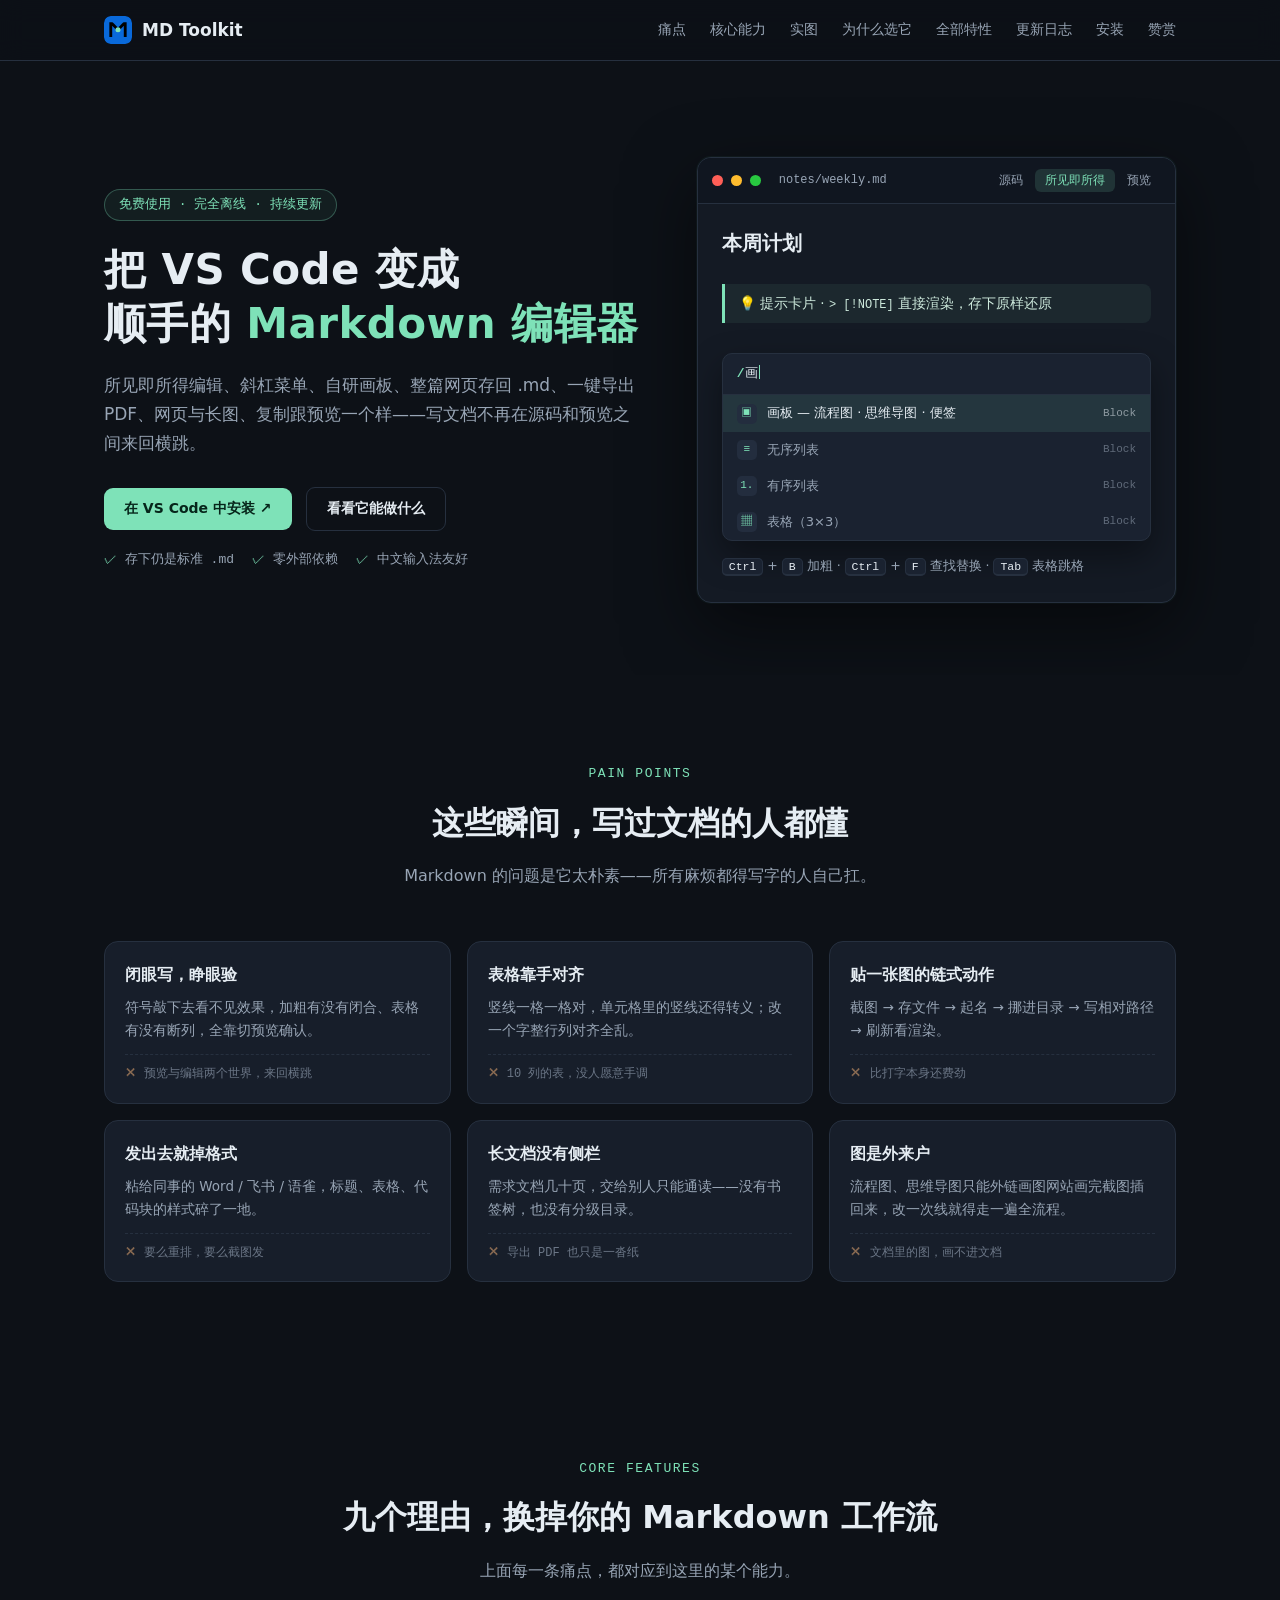
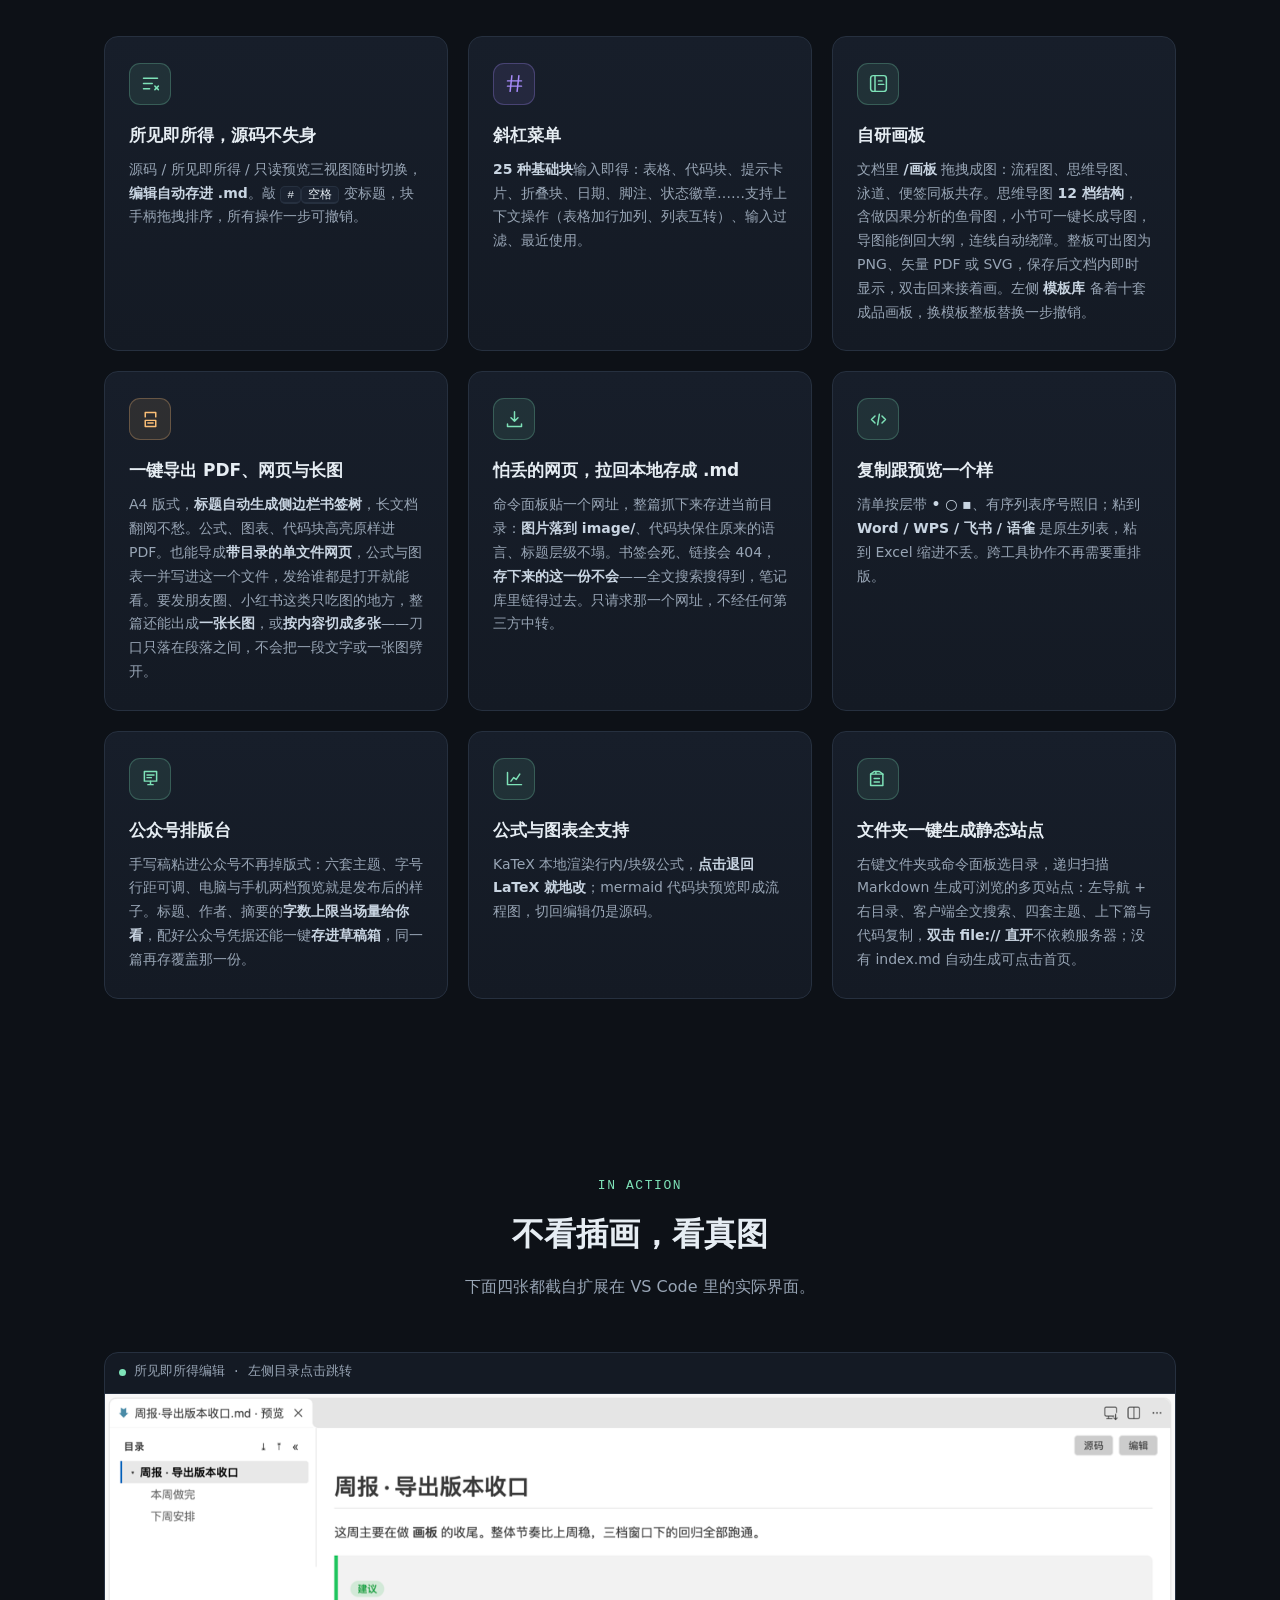
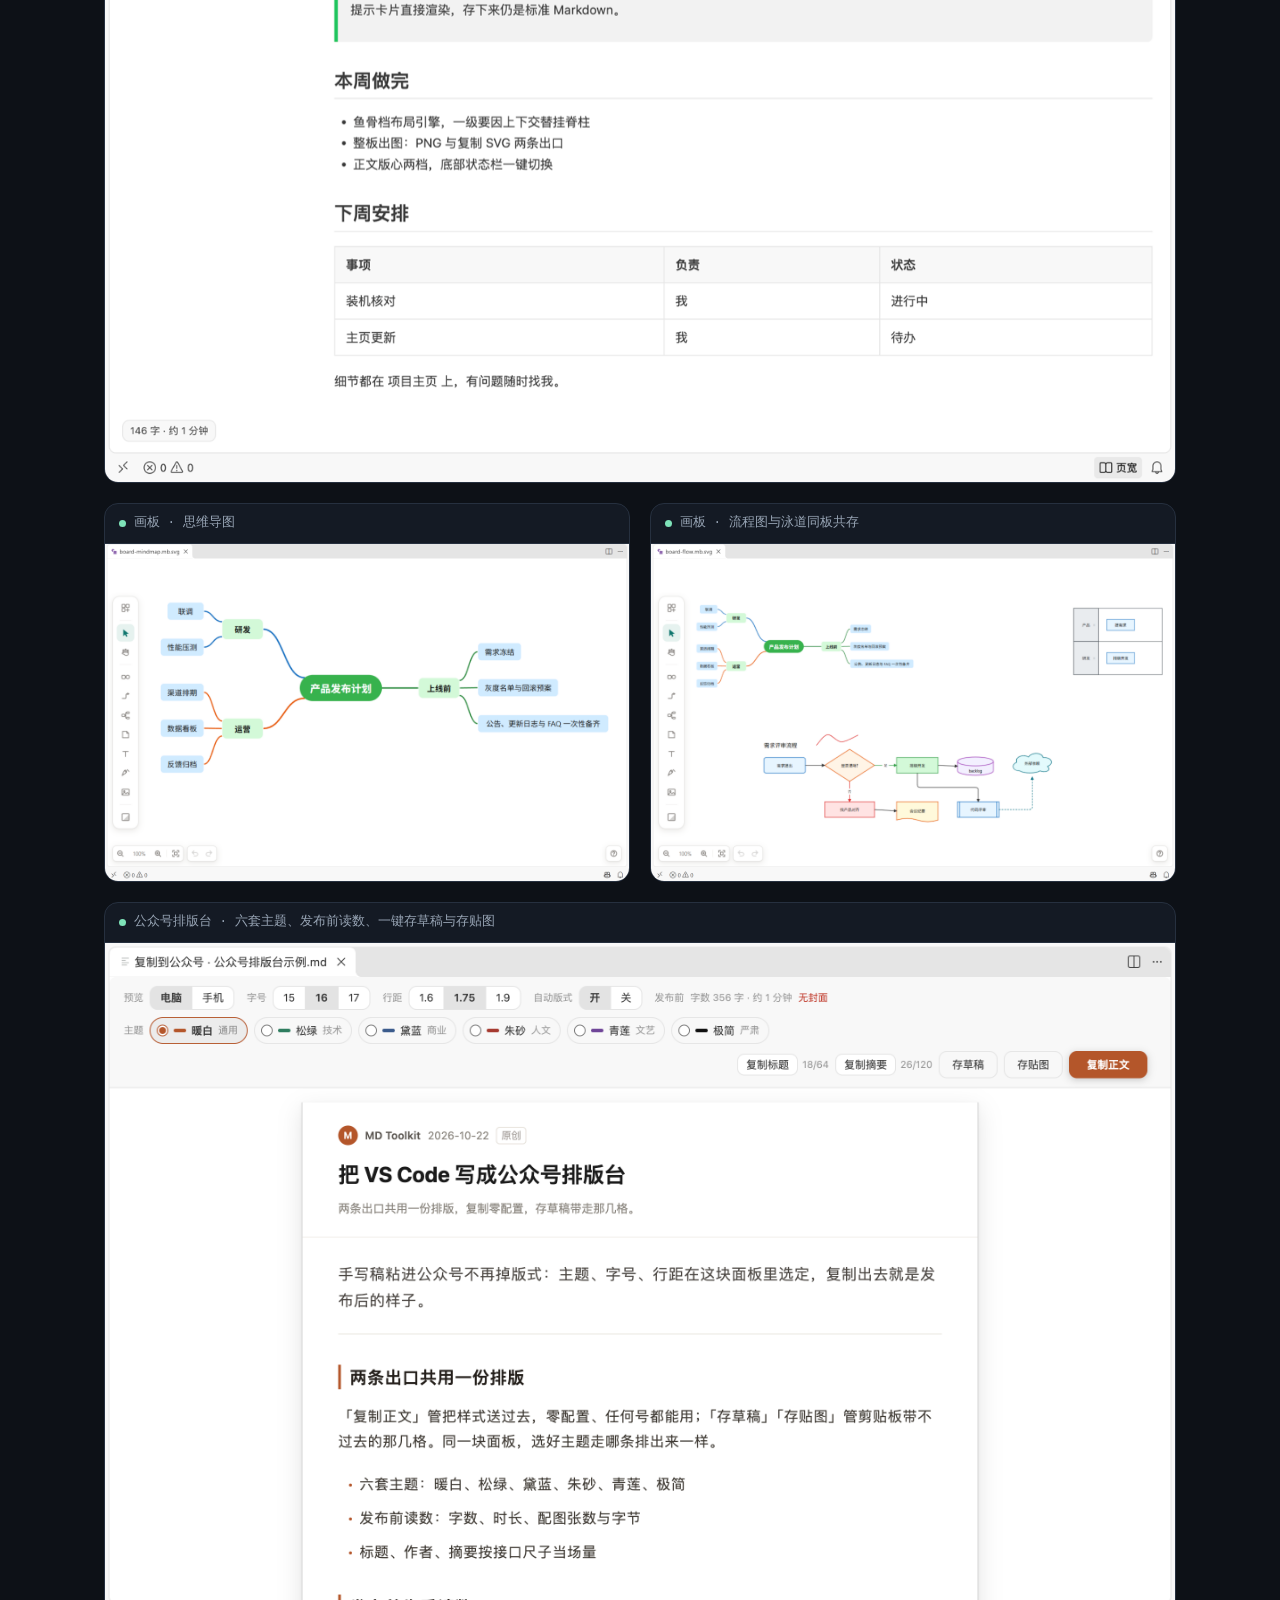
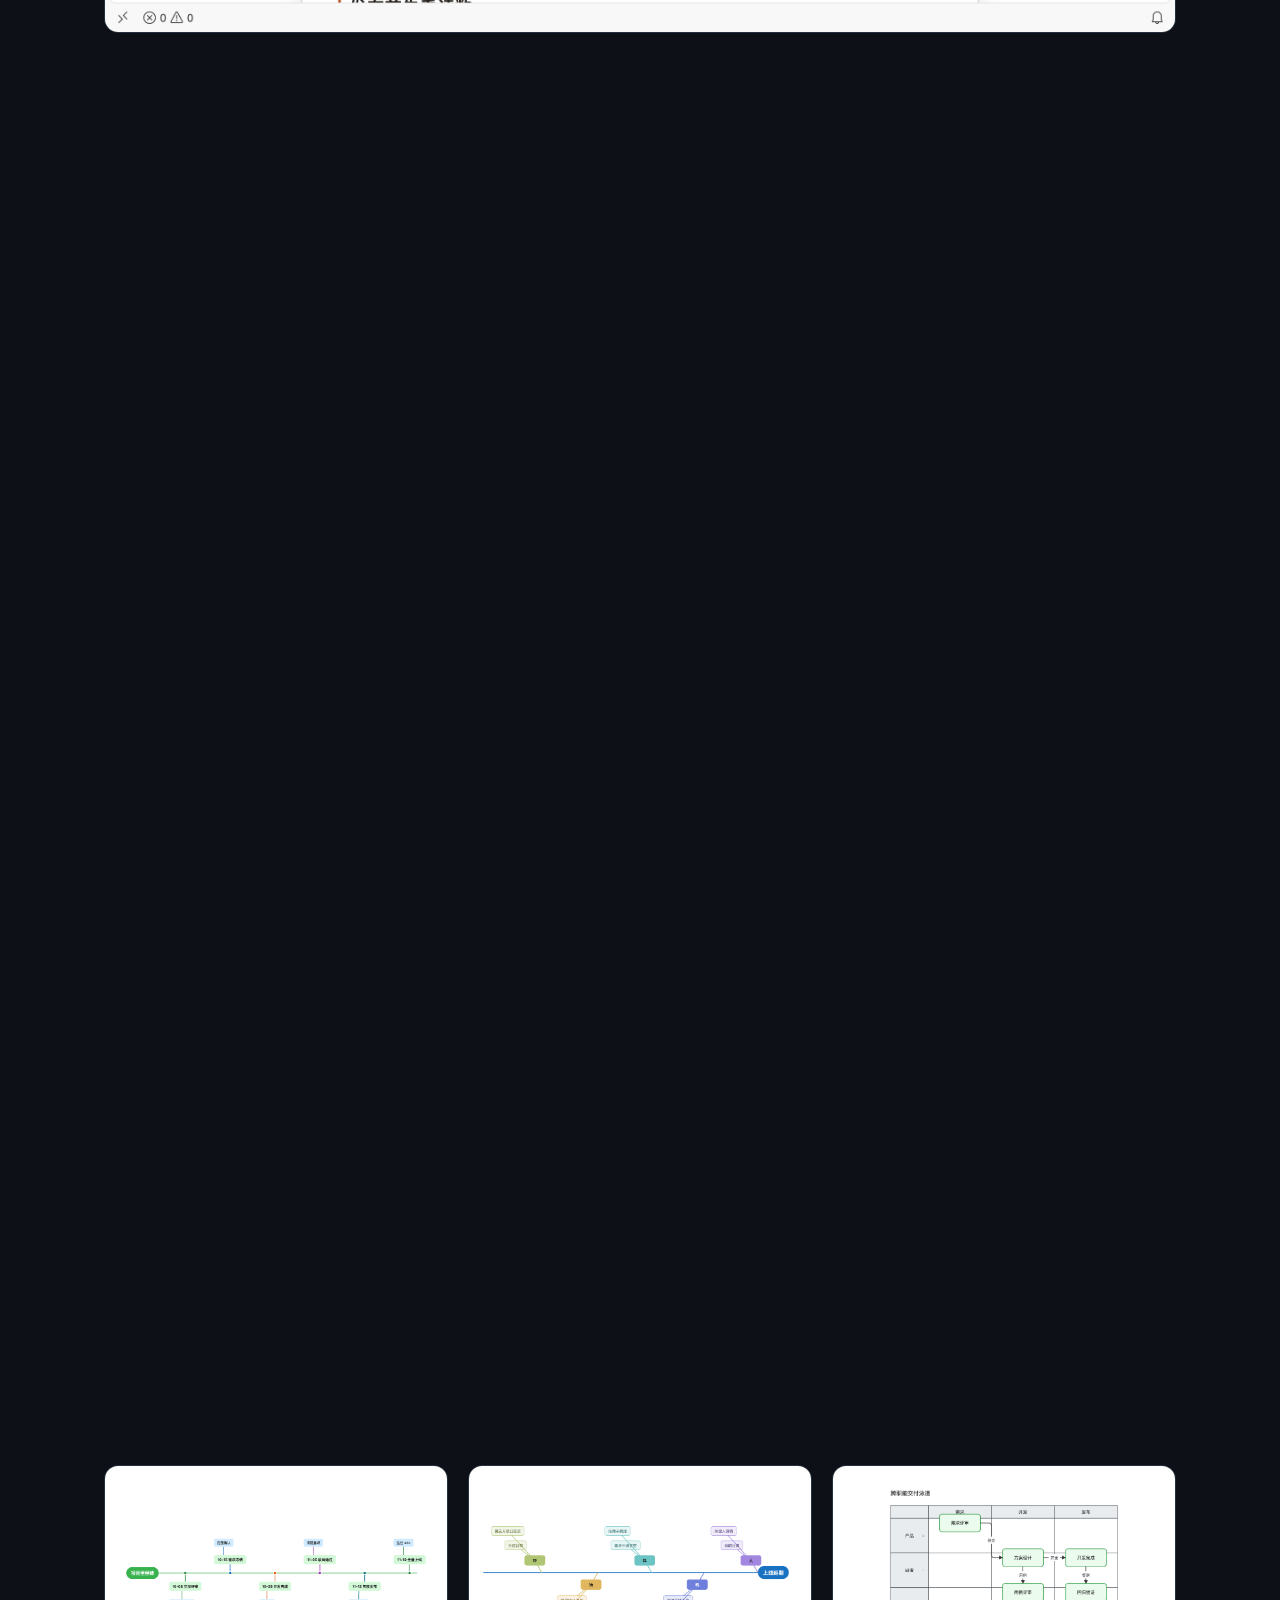
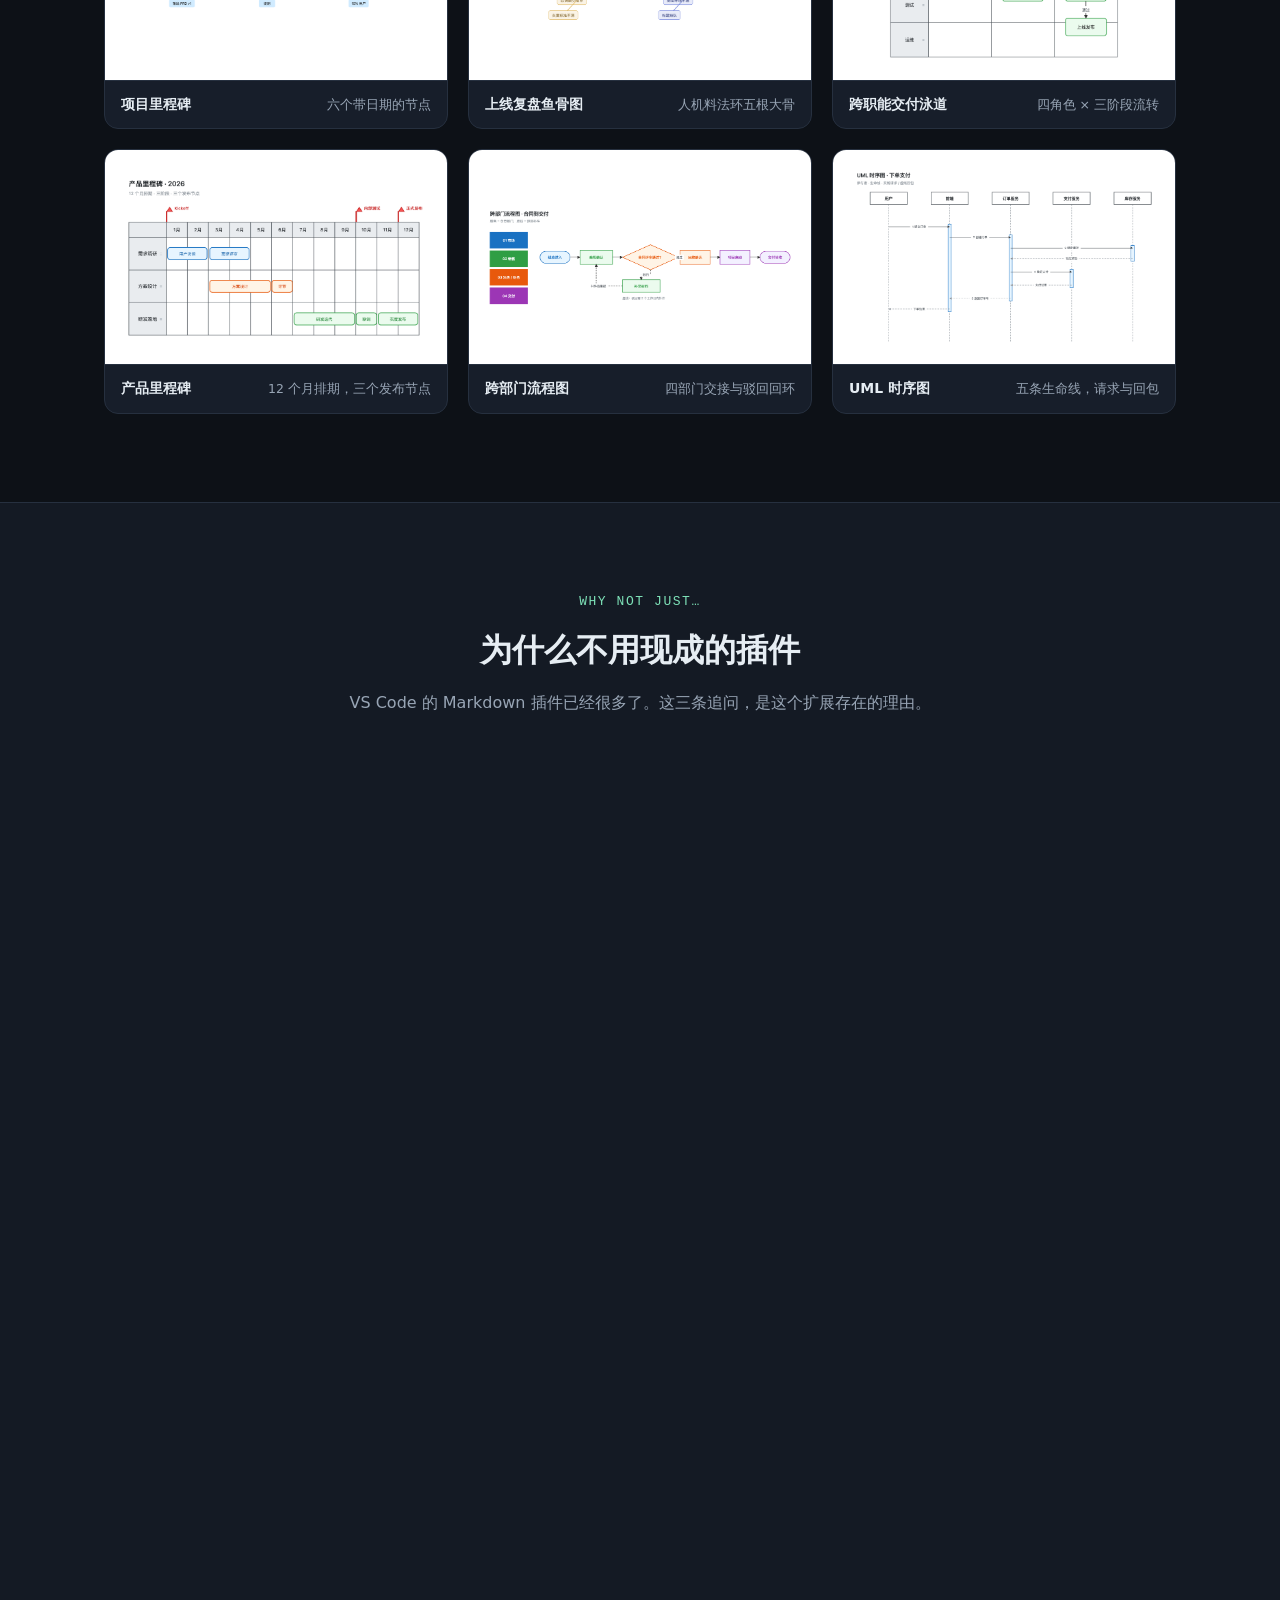
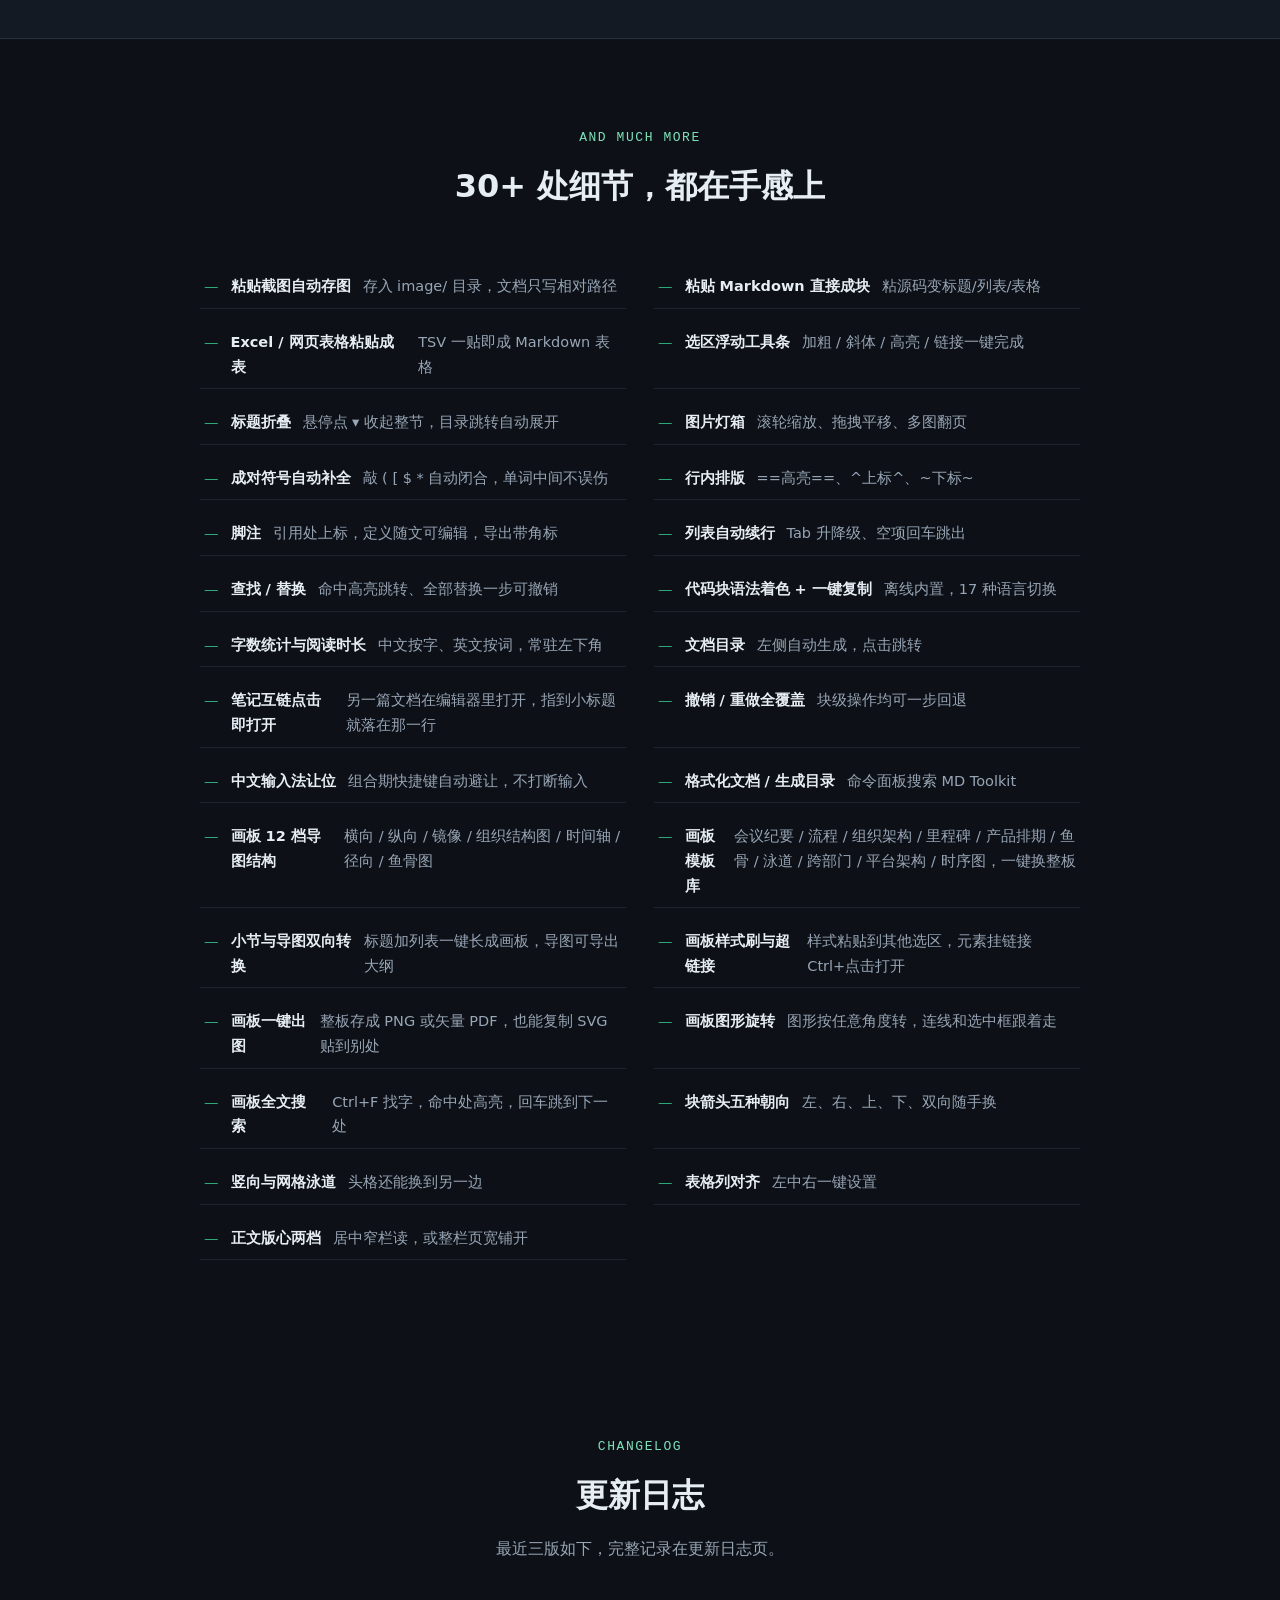
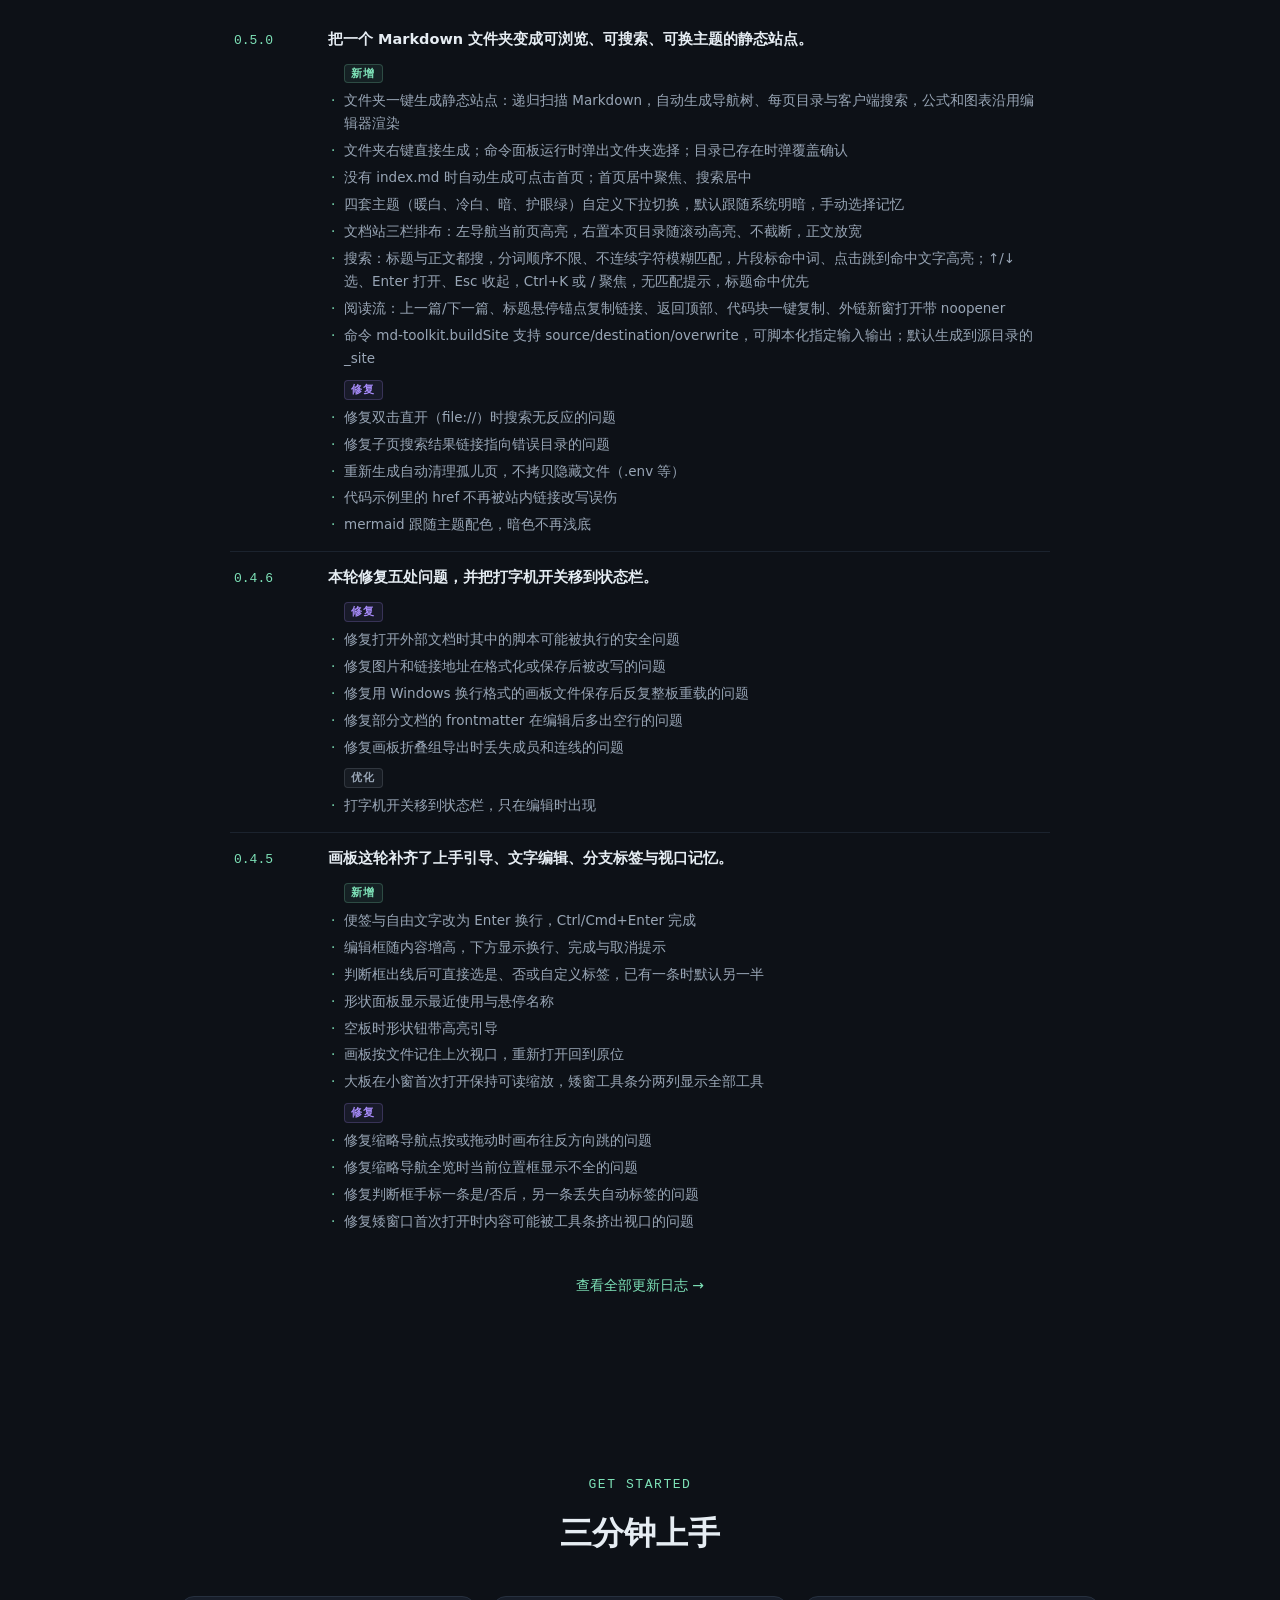
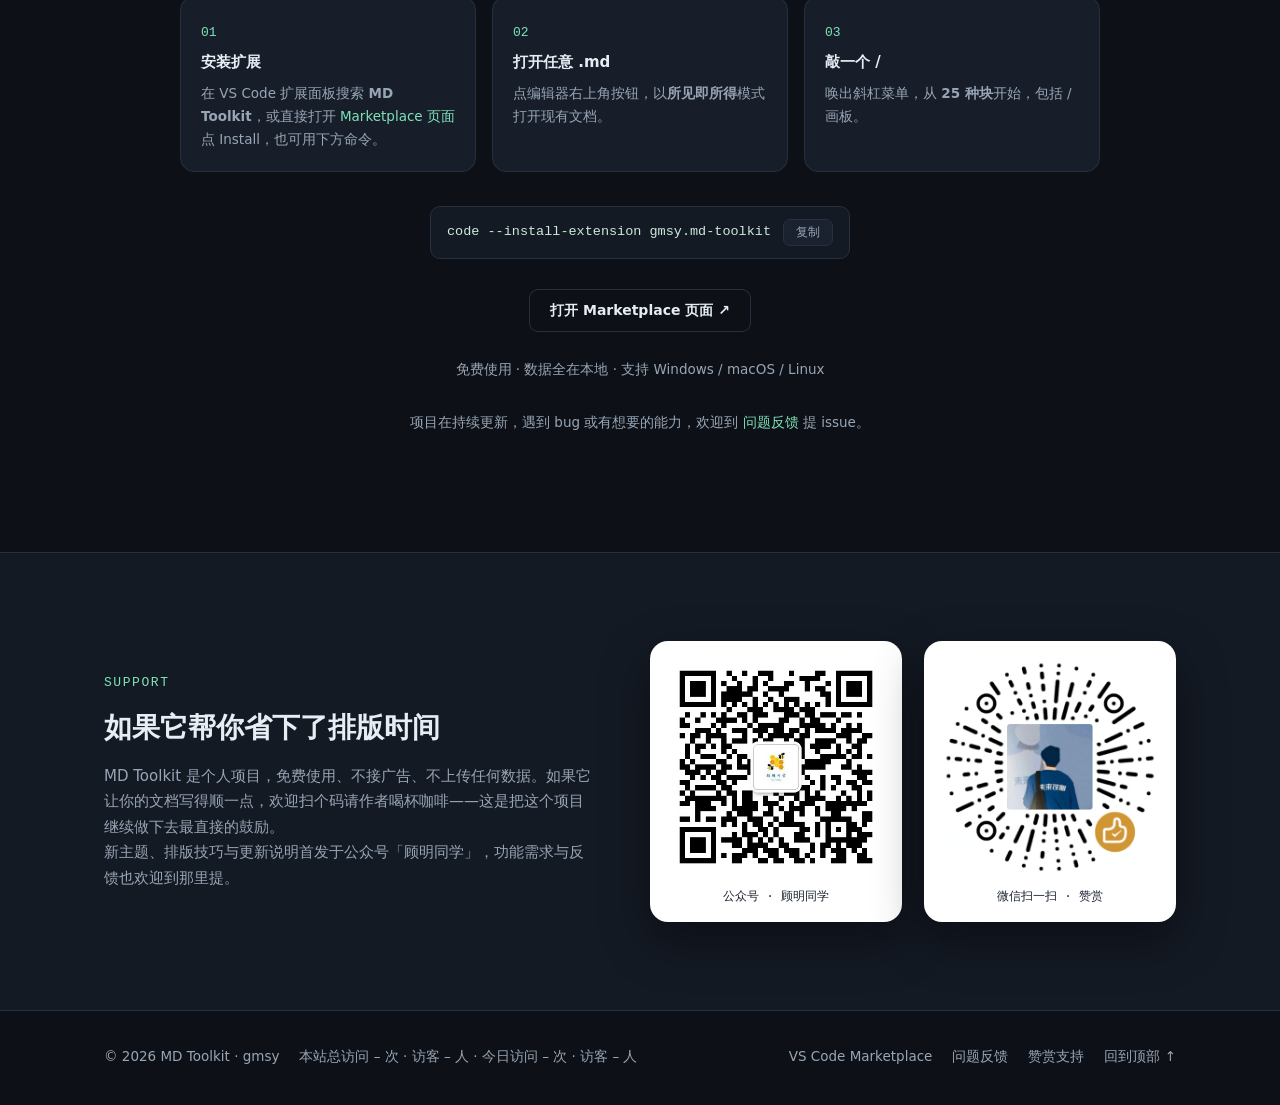
<file: index.html>
<!DOCTYPE html>
<html lang="zh-CN">
<head>
<meta charset="UTF-8">
<meta name="viewport" content="width=device-width, initial-scale=1.0">
<title>MD Toolkit — 把 VS Code 变成顺手的 Markdown 编辑器</title>
<meta name="description" content="MD Toolkit：VS Code 的 Markdown 增强扩展。不用一串插件拼一个能用的编辑器——所见即所得编辑且存下仍是标准 .md、斜杠菜单、自研画板、整篇网页存回 .md、一键导出 PDF、网页与长图、复制到 Word / 飞书 / 语雀仍是原生列表。免费使用，完全离线。">
<link rel="icon" href="data:image/svg+xml,%3Csvg xmlns='http://www.w3.org/2000/svg' viewBox='0 0 32 32'%3E%3Cdefs%3E%3CclipPath id='c'%3E%3Crect y='7.25' width='32' height='24.75'/%3E%3C/clipPath%3E%3C/defs%3E%3Crect width='32' height='32' rx='7' fill='%230969DA'/%3E%3Cg clip-path='url(%23c)'%3E%3Cpath d='M7.75 24 V7.25 L16 15.75 L24.25 7.25 V24' fill='none' stroke='%23000' stroke-width='3.25'/%3E%3C/g%3E%3Ccircle cx='16' cy='15.75' r='2.875' fill='%237ee2b8'/%3E%3C/svg%3E">
<link rel="stylesheet" href="styles.css">
<noscript><style>.reveal { opacity: 1; transform: none; }</style></noscript>
<script>
var _hmt = _hmt || [];
(function() {
  var hm = document.createElement("script");
  hm.src = "https://hm.baidu.com/hm.js?bc09b01593b73b414b39cb6e1b3c8c41";
  var s = document.getElementsByTagName("script")[0]; 
  s.parentNode.insertBefore(hm, s);
})();
</script>

<!-- analytics:begin -->
<script defer src="https://cdn.busuanzi.cc/busuanzi/3.6.9/busuanzi.min.js"></script>
<!-- analytics:end -->
</head>
<body>

<header>
  <div class="wrap nav">
    <a class="logo" href="#top" aria-label="MD Toolkit 回到顶部"><span class="mark"><svg viewBox="0 0 32 32" width="28" height="28" aria-hidden="true"><defs><clipPath id="mtMarkClip"><rect y="7.25" width="32" height="24.75"/></clipPath></defs><rect width="32" height="32" rx="7" fill="#0969DA"/><g clip-path="url(#mtMarkClip)"><path d="M7.75 24 V7.25 L16 15.75 L24.25 7.25 V24" fill="none" stroke="#000" stroke-width="3.25"/></g><circle cx="16" cy="15.75" r="2.875" fill="#7ee2b8"/></svg></span><span class="word">MD Toolkit</span></a>
    <nav class="links" aria-label="页面导航">
      <a data-sec href="#pain">痛点</a>
      <a data-sec href="#features">核心能力</a>
      <a data-sec href="#shots">实图</a>
      <a data-sec href="#why">为什么选它</a>
      <a data-sec href="#more">全部特性</a>
      <a href="changelog.html">更新日志</a>
      <a data-min href="#install">安装</a>
      <a href="#reward">赞赏</a>
    </nav>
  </div>
</header>

<main id="top">

<section class="hero">
  <div class="wrap hero-grid">
    <div>
      <span class="tagline">免费使用 · 完全离线 · 持续更新</span>
      <h1>把 VS Code 变成<br>顺手的 <em>Markdown 编辑器</em></h1>
      <p class="sub">所见即所得编辑、斜杠菜单、自研画板、整篇网页存回 .md、一键导出 PDF、网页与长图、复制跟预览一个样——写文档不再在源码和预览之间来回横跳。</p>
      <div class="hero-cta">
        <a class="btn btn-primary" href="https://marketplace.visualstudio.com/items?itemName=gmsy.md-toolkit" target="_blank" rel="noopener">在 VS Code 中安装 ↗</a>
        <a class="btn btn-ghost" href="#features">看看它能做什么</a>
      </div>
      <div class="hero-meta">
        <span>存下仍是标准 .md</span>
        <span>零外部依赖</span>
        <span>中文输入法友好</span>
      </div>
    </div>

    <div class="editor reveal">
      <div class="chrome">
        <span class="dot" style="background:#ff5f57"></span>
        <span class="dot" style="background:#febc2e"></span>
        <span class="dot" style="background:#28c840"></span>
        <span class="file">notes/weekly.md</span>
        <span class="tabs" role="group" aria-label="切换视图">
          <button type="button" data-view="src" aria-pressed="false">源码</button>
          <button type="button" data-view="wysiwyg" aria-pressed="true">所见即所得</button>
          <button type="button" data-view="preview" aria-pressed="false">预览</button>
        </span>
      </div>
      <div class="body">
        <div class="view" data-view="src">
<pre class="src"><span class="m">##</span> <span class="h">本周计划</span>

<span class="c">&gt; [!NOTE]</span>
<span class="c">&gt;</span> 💡 提示卡片 · 直接渲染，存下原样还原

<span class="m">- [ ]</span> 把画板导图结构补齐
<span class="m">- [ ]</span> 导出 PDF 的书签树回归
<span class="m">- [x]</span> 斜杠菜单接上 /画板</pre>
          <p class="kbd-line">标准 Markdown · 换任何编辑器都照样能打开</p>
        </div>
        <div class="view on" data-view="wysiwyg">
          <h3>本周计划</h3>
          <div class="note">💡 提示卡片 · <code style="font-family:var(--mono);font-size:12px">&gt; [!NOTE]</code> 直接渲染，存下原样还原</div>
          <div class="slash">
            <div class="q"><b>/</b>画<span class="caret"></span></div>
            <ul>
              <li class="hot"><span class="ico">▣</span>画板 — 流程图 · 思维导图 · 便签<small>Block</small></li>
              <li><span class="ico">≡</span>无序列表<small>Block</small></li>
              <li><span class="ico">1.</span>有序列表<small>Block</small></li>
              <li><span class="ico">▦</span>表格（3×3）<small>Block</small></li>
            </ul>
          </div>
          <p class="kbd-line"><kbd>Ctrl</kbd> + <kbd>B</kbd> 加粗 · <kbd>Ctrl</kbd> + <kbd>F</kbd> 查找替换 · <kbd>Tab</kbd> 表格跳格</p>
        </div>
        <div class="view" data-view="preview">
          <h3>本周计划</h3>
          <div class="note">💡 提示卡片 · 直接渲染，存下原样还原</div>
          <ul class="doc">
            <li><i>○</i>把画板导图结构补齐</li>
            <li><i>○</i>导出 PDF 的书签树回归</li>
            <li><i class="ck">◉</i><span style="opacity:.62;text-decoration:line-through">斜杠菜单接上 /画板</span></li>
          </ul>
          <p class="kbd-line">只读预览 · 切回「所见即所得」继续写</p>
        </div>
      </div>
    </div>
  </div>
</section>

<section id="pain">
  <div class="wrap">
    <div class="sec-head reveal">
      <div class="kicker">Pain Points</div>
      <h2>这些瞬间，写过文档的人都懂</h2>
      <p>Markdown 的问题是它太朴素——所有麻烦都得写字的人自己扛。</p>
    </div>
    <div class="pain-grid">
      <div class="pain reveal">
        <h3>闭眼写，睁眼验</h3>
        <p>符号敲下去看不见效果，加粗有没有闭合、表格有没有断列，全靠切预览确认。</p>
        <div class="fail">预览与编辑两个世界，来回横跳</div>
      </div>
      <div class="pain reveal">
        <h3>表格靠手对齐</h3>
        <p>竖线一格一格对，单元格里的竖线还得转义；改一个字整行列对齐全乱。</p>
        <div class="fail">10 列的表，没人愿意手调</div>
      </div>
      <div class="pain reveal">
        <h3>贴一张图的链式动作</h3>
        <p>截图 → 存文件 → 起名 → 挪进目录 → 写相对路径 → 刷新看渲染。</p>
        <div class="fail">比打字本身还费劲</div>
      </div>
      <div class="pain reveal">
        <h3>发出去就掉格式</h3>
        <p>粘给同事的 Word / 飞书 / 语雀，标题、表格、代码块的样式碎了一地。</p>
        <div class="fail">要么重排，要么截图发</div>
      </div>
      <div class="pain reveal">
        <h3>长文档没有侧栏</h3>
        <p>需求文档几十页，交给别人只能通读——没有书签树，也没有分级目录。</p>
        <div class="fail">导出 PDF 也只是一沓纸</div>
      </div>
      <div class="pain reveal">
        <h3>图是外来户</h3>
        <p>流程图、思维导图只能外链画图网站画完截图插回来，改一次线就得走一遍全流程。</p>
        <div class="fail">文档里的图，画不进文档</div>
      </div>
    </div>
  </div>
</section>

<section id="features">
  <div class="wrap">
    <div class="sec-head reveal">
      <div class="kicker">Core Features</div>
      <h2>九个理由，换掉你的 Markdown 工作流</h2>
      <p>上面每一条痛点，都对应到这里的某个能力。</p>
    </div>
    <div class="feat-grid">
      <div class="card reveal">
        <div class="glyph"><svg viewBox="0 0 24 24"><path d="M4 6h16M4 12h10M4 18h7"/><path d="M17 15l4 4m0-4l-4 4" /></svg></div>
        <h3>所见即所得，源码不失身</h3>
        <p>源码 / 所见即所得 / 只读预览三视图随时切换，<b>编辑自动存进 .md</b>。敲 <kbd>#</kbd><kbd>空格</kbd> 变标题，块手柄拖拽排序，所有操作一步可撤销。</p>
      </div>
      <div class="card reveal">
        <div class="glyph"><svg viewBox="0 0 24 24"><path d="M9 3l-2 18M17 3l-2 18M4 9h16M4 15h16"/></svg></div>
        <h3>斜杠菜单</h3>
        <p><b>25 种基础块</b>输入即得：表格、代码块、提示卡片、折叠块、日期、脚注、状态徽章……支持上下文操作（表格加行加列、列表互转）、输入过滤、最近使用。</p>
      </div>
      <div class="card reveal">
        <div class="glyph"><svg viewBox="0 0 24 24"><rect x="3" y="3" width="18" height="18" rx="3"/><path d="M8 3v18M12 9h4m-4 4h6"/></svg></div>
        <h3>自研画板</h3>
        <p>文档里 <b>/画板</b> 拖拽成图：流程图、思维导图、泳道、便签同板共存。思维导图 <b>12 档结构</b>，含做因果分析的鱼骨图，小节可一键长成导图，导图能倒回大纲，连线自动绕障。整板可出图为 PNG、矢量 PDF 或 SVG，保存后文档内即时显示，双击回来接着画。左侧 <b>模板库</b> 备着十套成品画板，换模板整板替换一步撤销。</p>
      </div>
      <div class="card reveal">
        <div class="glyph"><svg viewBox="0 0 24 24"><path d="M6 9V4h12v5M6 13h12v7H6zM9 16h6"/></svg></div>
        <h3>一键导出 PDF、网页与长图</h3>
        <p>A4 版式，<b>标题自动生成侧边栏书签树</b>，长文档翻阅不愁。公式、图表、代码块高亮原样进 PDF。也能导成<b>带目录的单文件网页</b>，公式与图表一并写进这一个文件，发给谁都是打开就能看。要发朋友圈、小红书这类只吃图的地方，整篇还能出成<b>一张长图</b>，或<b>按内容切成多张</b>——刀口只落在段落之间，不会把一段文字或一张图劈开。</p>
      </div>
      <div class="card reveal">
        <div class="glyph"><svg viewBox="0 0 24 24"><path d="M12 3v11m0 0l-4-4m4 4l4-4"/><path d="M4 17v3h16v-3"/></svg></div>
        <h3>怕丢的网页，拉回本地存成 .md</h3>
        <p>命令面板贴一个网址，整篇抓下来存进当前目录：<b>图片落到 image/</b>、代码块保住原来的语言、标题层级不塌。书签会死、链接会 404，<b>存下来的这一份不会</b>——全文搜索搜得到，笔记库里链得过去。只请求那一个网址，不经任何第三方中转。</p>
      </div>
      <div class="card reveal">
        <div class="glyph"><svg viewBox="0 0 24 24"><path d="M8 8l-4 4 4 4M16 8l4 4-4 4M13 6l-2 12"/></svg></div>
        <h3>复制跟预览一个样</h3>
        <p>清单按层带 <b>• ○ ▪</b>、有序列表序号照旧；粘到 <b>Word / WPS / 飞书 / 语雀</b> 是原生列表，粘到 Excel 缩进不丢。跨工具协作不再需要重排版。</p>
      </div>
      <div class="card reveal">
        <div class="glyph"><svg viewBox="0 0 24 24"><path d="M5 4h14v11H5z"/><path d="M9 19h6M12 15v4"/><path d="M8 8h8M8 11h5"/></svg></div>
        <h3>公众号排版台</h3>
        <p>手写稿粘进公众号不再掉版式：六套主题、字号行距可调、电脑与手机两档预览就是发布后的样子。标题、作者、摘要的<b>字数上限当场量给你看</b>，配好公众号凭据还能一键<b>存进草稿箱</b>，同一篇再存覆盖那一份。</p>
      </div>
      <div class="card reveal">
        <div class="glyph"><svg viewBox="0 0 24 24"><path d="M4 19V5m0 14h16M8 15l3-4 3 2 4-6"/></svg></div>
        <h3>公式与图表全支持</h3>
        <p>KaTeX 本地渲染行内/块级公式，<b>点击退回 LaTeX 就地改</b>；mermaid 代码块预览即成流程图，切回编辑仍是源码。</p>
      </div>
      <div class="card reveal">
        <div class="glyph"><svg viewBox="0 0 24 24"><path d="M3 7l4-3h6l4 3v13H3z"/><path d="M3 7h14M9 4v3"/><path d="M7 12h6M7 16h6"/></svg></div>
        <h3>文件夹一键生成静态站点</h3>
        <p>右键文件夹或命令面板选目录，递归扫描 Markdown 生成可浏览的多页站点：左导航 + 右目录、客户端全文搜索、四套主题、上下篇与代码复制，<b>双击 file:// 直开</b>不依赖服务器；没有 index.md 自动生成可点击首页。</p>
      </div>
    </div>
  </div>
</section>

<section id="shots">
  <div class="wrap">
    <div class="sec-head reveal">
      <div class="kicker">In Action</div>
      <h2>不看插画，看真图</h2>
      <p>下面四张都截自扩展在 VS Code 里的实际界面。</p>
    </div>
    <figure class="shot reveal">
      <figcaption>所见即所得编辑 · 左侧目录点击跳转</figcaption>
      <img src="assets/shot-editor.png" width="1320" height="849" loading="lazy"
           alt="MD Toolkit 编辑界面：左侧目录大纲高亮当前小节，正文有标题、提示卡片、列表和带边框表格，右上角是源码、编辑按钮，底部状态栏右侧显示页宽切换，左下角常驻字数统计">
    </figure>
    <div class="shots-grid">
      <figure class="shot reveal">
        <figcaption>画板 · 思维导图</figcaption>
        <img src="assets/shot-board-mindmap.png" width="2400" height="1544" loading="lazy"
             alt="VS Code 里的画板窗口：左侧竖排工具条第一项是模板库，中心主题「产品发布计划」向两侧展开研发、运营、上线前分支，曲线连线">
      </figure>
      <figure class="shot reveal">
        <figcaption>画板 · 流程图与泳道同板共存</figcaption>
        <img src="assets/shot-board-flow.png" width="2400" height="1544" loading="lazy"
             alt="VS Code 里同一块画板：上方是产品发布思维导图，右上是产品/研发泳道，下方是需求评审流程图，判断框带是/否标签，云朵形表示外部依赖">
      </figure>
    </div>
    <figure class="shot reveal shot-wide">
      <figcaption>公众号排版台 · 六套主题、发布前读数、一键存草稿与存贴图</figcaption>
      <img src="assets/shot-wechat-panel.png" width="2400" height="1544" loading="lazy"
           alt="公众号排版面板：顶栏是电脑/手机预览、字号、行距、自动版式与暖白、松绿、黛蓝、朱砂、青莲、极简六套主题（当前选中暖白）；发布前读数显示字数 356 字、约 1 分钟、无封面；下面一排复制标题、复制摘要、存草稿、存贴图与复制正文按钮；纸面是「把 VS Code 写成公众号排版台」的暖白主题预览，作者 MD Toolkit">
    </figure>
  </div>
</section>

<section id="templates">
  <div class="wrap">
    <div class="sec-head reveal">
      <div class="kicker">Template Library</div>
      <h2>十套成品画板，套上就能改</h2>
      <p>会议纪要、流程、组织架构、里程碑、产品排期、鱼骨复盘、交付泳道、跨部门流程、平台应用架构，到 UML 时序图——新建时直接选，已有画板从左侧「模板库」整套替换，一步撤销。</p>
    </div>
    <div class="tpl-grid">
      <figure class="tpl-card tpl-wide reveal">
        <div class="tpl-thumb">
          <img src="assets/tpl-arch.png" width="2000" height="1250" loading="lazy"
               alt="平台应用架构图模板：业务、用户、数据三个平台分色排列，平台内用虚线分出商品、交易、会员、营销、数据产品，每个产品下是应用卡片和模块条">
        </div>
        <figcaption><b>平台应用架构图</b><span>平台 · 产品 · 应用 · 模块四层</span></figcaption>
      </figure>
      <figure class="tpl-card reveal">
        <div class="tpl-thumb">
          <img src="assets/tpl-mm.png" width="2000" height="1250" loading="lazy"
               alt="会议纪要导图模板：中心主题「产品周会」向右侧展开本周进展、问题与风险、待办与负责人、下次会议四支，末级节点落到具体事项">
        </div>
        <figcaption><b>会议纪要导图</b><span>四支议题，待办落到人</span></figcaption>
      </figure>
      <figure class="tpl-card reveal">
        <div class="tpl-thumb">
          <img src="assets/tpl-flow.png" width="2000" height="1250" loading="lazy"
               alt="登录注册流程模板：进入登录页后按是否已有账号分岔，注册后回到输入账号密码，校验失败给出提示并重新输入，成功进入首页">
        </div>
        <figcaption><b>登录注册流程</b><span>注册与错误两条回环</span></figcaption>
      </figure>
      <figure class="tpl-card reveal">
        <div class="tpl-thumb">
          <img src="assets/tpl-org.png" width="2000" height="1250" loading="lazy"
               alt="公司组织架构模板：总经理下分产品、技术、市场、运营、职能五个中心，各带下属部门的分组连线">
        </div>
        <figcaption><b>公司组织架构</b><span>三级部门，org 布局</span></figcaption>
      </figure>
      <figure class="tpl-card reveal">
        <div class="tpl-thumb">
          <img src="assets/tpl-time.png" width="2000" height="1250" loading="lazy"
               alt="项目里程碑模板：一条时间轴串起十个带日期的节点，从 10-08 立项评审到 11-19 全量上线，上下交错排列">
        </div>
        <figcaption><b>项目里程碑</b><span>六个带日期的节点</span></figcaption>
      </figure>
      <figure class="tpl-card reveal">
        <div class="tpl-thumb">
          <img src="assets/tpl-fish.png" width="2000" height="1250" loading="lazy"
               alt="上线复盘鱼骨图模板：鱼头是「上线延期」，人机料法环五根大骨各挂两条原因">
        </div>
        <figcaption><b>上线复盘鱼骨图</b><span>人机料法环五根大骨</span></figcaption>
      </figure>
      <figure class="tpl-card reveal">
        <div class="tpl-thumb">
          <img src="assets/tpl-lane.png" width="2000" height="1250" loading="lazy"
               alt="跨职能交付泳道模板：产品、研发、测试、运维四个角色横跨需求、开发、发布三个阶段，节点按移交顺序串联">
        </div>
        <figcaption><b>跨职能交付泳道</b><span>四角色 × 三阶段流转</span></figcaption>
      </figure>
      <figure class="tpl-card reveal">
        <div class="tpl-thumb">
          <img src="assets/tpl-road.png" width="2000" height="1250" loading="lazy"
               alt="产品里程碑模板：顶部 12 个月刻度，需求调研、方案设计、研发落地三行排期条分色排列，Kickoff、内部测试、正式发布三面旗标在对应月份">
        </div>
        <figcaption><b>产品里程碑</b><span>12 个月排期，三个发布节点</span></figcaption>
      </figure>
      <figure class="tpl-card reveal">
        <div class="tpl-thumb">
          <img src="assets/tpl-dept.png" width="2000" height="1250" loading="lazy"
               alt="跨部门流程图模板：左侧市场、销售、法务财务、交付四色部门栏，线索进入经商机确认、合同评审、回款确认到交付验收，合同驳回用虚线回到补充材料">
        </div>
        <figcaption><b>跨部门流程图</b><span>四部门交接与驳回回环</span></figcaption>
      </figure>
      <figure class="tpl-card reveal">
        <div class="tpl-thumb">
          <img src="assets/tpl-seq.png" width="2000" height="1250" loading="lazy"
               alt="UML 时序图模板：用户、前端、订单服务、支付服务、库存服务五条生命线，实线箭头表示请求、虚线箭头表示回包，演示下单支付流程">
        </div>
        <figcaption><b>UML 时序图</b><span>五条生命线，请求与回包</span></figcaption>
      </figure>
    </div>
  </div>
</section>

<section id="why" class="compare">
  <div class="wrap">
    <div class="sec-head reveal">
      <div class="kicker">Why Not Just…</div>
      <h2>为什么不用现成的插件</h2>
      <p>VS Code 的 Markdown 插件已经很多了。这三条追问，是这个扩展存在的理由。</p>
    </div>
    <div class="qa">
      <div class="qa-item reveal">
        <span class="q">01</span>
        <div>
          <h3>多装几个现成插件，不行吗？</h3>
          <p class="qa-body">常见做法是预览增强加一个、快捷键加一个、画图加一个、导出加一个，<b>一串扩展拼成一个能用的编辑器</b>。可每个插件都只改自己那视图：同一段文字，编辑器里敲的键、预览里看到的效果、导出时选的版式，出自三套互不相干的实现，行为对不齐、快捷键撞车是常态——<b>拼起来仍是一张缝合桌面</b>。</p>
        </div>
      </div>
      <div class="qa-item reveal">
        <span class="q">02</span>
        <div>
          <h3>直接上所见即所得，不就完了？</h3>
          <p class="qa-body">前提别搞反：<b>文件还是标准 .md</b>。存不进 .md 的编辑，等于把一个钉子户请进仓库——git diff 读不出、别人打开不了、想换工具换不走。MD Toolkit 的取舍是编辑态做足手感，落笔仍然逐字存成 Markdown，切回源码视图就该是什么是什么。</p>
        </div>
      </div>
      <div class="qa-item reveal">
        <span class="q">03</span>
        <div>
          <h3>这些需求，上游什么时候补？</h3>
          <p class="qa-body">画板、带书签树的 A4 PDF、粘贴截图自动存图、中文输入法组合期避让、复制进 Word 保留层级——每一条单拎出来都是几周工程量，任何一款现成插件都没有理由为<b>别人家的那份文档</b>去做。它们不是缺一个 PR 的小缺口，是几套互不相让的实现，塞不进同一个扩展。</p>
        </div>
      </div>
    </div>
    <p class="qa-close reveal">自研，是为了把<b>一整条链握在同一只手里</b>：编辑手感、渲染、存盘、画板、导出、剪贴板，一次改完全链都跟着对齐。
      <span style="display:block;margin-top:6px">于是你拿到的是这些——</span>
    </p>
    <ul class="qa-list reveal">
      <li><b>自研画板</b>：流程图 / 思维导图直接画在 .md 里</li>
      <li><b>所见即所得</b>：编辑完存下的还是标准 Markdown</li>
      <li><b>复制跟预览一个样</b>：进 Word / 飞书 / 语雀仍是原生列表</li>
      <li><b>带书签树 PDF</b>：长文档导出可翻阅</li>
      <li><b>单文件网页</b>：正文带目录导出，浏览器直接打开</li>
      <li><b>长图导出</b>：整篇一张或按内容切成多张</li>
      <li><b>网页导入</b>：贴个网址，整篇存成能改的 .md</li>
      <li><b>公众号排版</b>：六套主题、复制正文或存进草稿箱</li>
      <li><b>画板出图</b>：整板存 PNG、矢量 PDF 或复制 SVG</li>
      <li><b>中文场景优先</b>：输入法不打断、按字统计</li>
      <li><b>全本地离线</b>：不上传内容、不依赖外部服务</li>
    </ul>
  </div>
</section>

<section id="more">
  <div class="wrap">
    <div class="sec-head reveal">
      <div class="kicker">And much more</div>
      <h2>30+ 处细节，都在手感上</h2>
    </div>
    <div class="chips reveal">
      <div class="chip"><b>粘贴截图自动存图</b><span>存入 image/ 目录，文档只写相对路径</span></div>
      <div class="chip"><b>粘贴 Markdown 直接成块</b><span>粘源码变标题/列表/表格</span></div>
      <div class="chip"><b>Excel / 网页表格粘贴成表</b><span>TSV 一贴即成 Markdown 表格</span></div>
      <div class="chip"><b>选区浮动工具条</b><span>加粗 / 斜体 / 高亮 / 链接一键完成</span></div>
      <div class="chip"><b>标题折叠</b><span>悬停点 ▾ 收起整节，目录跳转自动展开</span></div>
      <div class="chip"><b>图片灯箱</b><span>滚轮缩放、拖拽平移、多图翻页</span></div>
      <div class="chip"><b>成对符号自动补全</b><span>敲 ( [ $ * 自动闭合，单词中间不误伤</span></div>
      <div class="chip"><b>行内排版</b><span>==高亮==、^上标^、~下标~</span></div>
      <div class="chip"><b>脚注</b><span>引用处上标，定义随文可编辑，导出带角标</span></div>
      <div class="chip"><b>列表自动续行</b><span>Tab 升降级、空项回车跳出</span></div>
      <div class="chip"><b>查找 / 替换</b><span>命中高亮跳转、全部替换一步可撤销</span></div>
      <div class="chip"><b>代码块语法着色 + 一键复制</b><span>离线内置，17 种语言切换</span></div>
      <div class="chip"><b>字数统计与阅读时长</b><span>中文按字、英文按词，常驻左下角</span></div>
      <div class="chip"><b>文档目录</b><span>左侧自动生成，点击跳转</span></div>
      <div class="chip"><b>笔记互链点击即打开</b><span>另一篇文档在编辑器里打开，指到小标题就落在那一行</span></div>
      <div class="chip"><b>撤销 / 重做全覆盖</b><span>块级操作均可一步回退</span></div>
      <div class="chip"><b>中文输入法让位</b><span>组合期快捷键自动避让，不打断输入</span></div>
      <div class="chip"><b>格式化文档 / 生成目录</b><span>命令面板搜索 MD Toolkit</span></div>
      <div class="chip"><b>画板 12 档导图结构</b><span>横向 / 纵向 / 镜像 / 组织结构图 / 时间轴 / 径向 / 鱼骨图</span></div>
      <div class="chip"><b>画板模板库</b><span>会议纪要 / 流程 / 组织架构 / 里程碑 / 产品排期 / 鱼骨 / 泳道 / 跨部门 / 平台架构 / 时序图，一键换整板</span></div>
      <div class="chip"><b>小节与导图双向转换</b><span>标题加列表一键长成画板，导图可导出大纲</span></div>
      <div class="chip"><b>画板样式刷与超链接</b><span>样式粘贴到其他选区，元素挂链接 Ctrl+点击打开</span></div>
      <div class="chip"><b>画板一键出图</b><span>整板存成 PNG 或矢量 PDF，也能复制 SVG 贴到别处</span></div>
      <div class="chip"><b>画板图形旋转</b><span>图形按任意角度转，连线和选中框跟着走</span></div>
      <div class="chip"><b>画板全文搜索</b><span>Ctrl+F 找字，命中处高亮，回车跳到下一处</span></div>
      <div class="chip"><b>块箭头五种朝向</b><span>左、右、上、下、双向随手换</span></div>
      <div class="chip"><b>竖向与网格泳道</b><span>头格还能换到另一边</span></div>
      <div class="chip"><b>表格列对齐</b><span>左中右一键设置</span></div>
      <div class="chip"><b>正文版心两档</b><span>居中窄栏读，或整栏页宽铺开</span></div>
    </div>
  </div>
</section>

<section id="updates">
  <div class="wrap">
    <div class="sec-head reveal">
      <div class="kicker">Changelog</div>
      <h2>更新日志</h2>
      <p>最近三版如下，完整记录在更新日志页。</p>
    </div>
    <!-- upd:begin 由 scripts/sync-site-updates.js 从 CHANGELOG.md 生成,别手改 -->
    <ul class="upd reveal">
      <li><span class="v">0.5.0</span><div><b>把一个 Markdown 文件夹变成可浏览、可搜索、可换主题的静态站点。</b><div class="upd-group"><span class="upd-tag add">新增</span><ul class="upd-items"><li>文件夹一键生成静态站点：递归扫描 Markdown，自动生成导航树、每页目录与客户端搜索，公式和图表沿用编辑器渲染</li><li>文件夹右键直接生成；命令面板运行时弹出文件夹选择；目录已存在时弹覆盖确认</li><li>没有 index.md 时自动生成可点击首页；首页居中聚焦、搜索居中</li><li>四套主题（暖白、冷白、暗、护眼绿）自定义下拉切换，默认跟随系统明暗，手动选择记忆</li><li>文档站三栏排布：左导航当前页高亮，右置本页目录随滚动高亮、不截断，正文放宽</li><li>搜索：标题与正文都搜，分词顺序不限、不连续字符模糊匹配，片段标命中词、点击跳到命中文字高亮；↑/↓ 选、Enter 打开、Esc 收起，Ctrl+K 或 / 聚焦，无匹配提示，标题命中优先</li><li>阅读流：上一篇/下一篇、标题悬停锚点复制链接、返回顶部、代码块一键复制、外链新窗打开带 noopener</li><li>命令 md-toolkit.buildSite 支持 source/destination/overwrite，可脚本化指定输入输出；默认生成到源目录的 _site</li></ul></div><div class="upd-group"><span class="upd-tag fix">修复</span><ul class="upd-items"><li>修复双击直开（file://）时搜索无反应的问题</li><li>修复子页搜索结果链接指向错误目录的问题</li><li>重新生成自动清理孤儿页，不拷贝隐藏文件（.env 等）</li><li>代码示例里的 href 不再被站内链接改写误伤</li><li>mermaid 跟随主题配色，暗色不再浅底</li></ul></div></div></li>
      <li><span class="v">0.4.6</span><div><b>本轮修复五处问题，并把打字机开关移到状态栏。</b><div class="upd-group"><span class="upd-tag fix">修复</span><ul class="upd-items"><li>修复打开外部文档时其中的脚本可能被执行的安全问题</li><li>修复图片和链接地址在格式化或保存后被改写的问题</li><li>修复用 Windows 换行格式的画板文件保存后反复整板重载的问题</li><li>修复部分文档的 frontmatter 在编辑后多出空行的问题</li><li>修复画板折叠组导出时丢失成员和连线的问题</li></ul></div><div class="upd-group"><span class="upd-tag misc">优化</span><ul class="upd-items"><li>打字机开关移到状态栏，只在编辑时出现</li></ul></div></div></li>
      <li><span class="v">0.4.5</span><div><b>画板这轮补齐了上手引导、文字编辑、分支标签与视口记忆。</b><div class="upd-group"><span class="upd-tag add">新增</span><ul class="upd-items"><li>便签与自由文字改为 Enter 换行，Ctrl/Cmd+Enter 完成</li><li>编辑框随内容增高，下方显示换行、完成与取消提示</li><li>判断框出线后可直接选是、否或自定义标签，已有一条时默认另一半</li><li>形状面板显示最近使用与悬停名称</li><li>空板时形状钮带高亮引导</li><li>画板按文件记住上次视口，重新打开回到原位</li><li>大板在小窗首次打开保持可读缩放，矮窗工具条分两列显示全部工具</li></ul></div><div class="upd-group"><span class="upd-tag fix">修复</span><ul class="upd-items"><li>修复缩略导航点按或拖动时画布往反方向跳的问题</li><li>修复缩略导航全览时当前位置框显示不全的问题</li><li>修复判断框手标一条是/否后，另一条丢失自动标签的问题</li><li>修复矮窗口首次打开时内容可能被工具条挤出视口的问题</li></ul></div></div></li>
    </ul>
    <!-- upd:end -->
    <p class="upd-more reveal"><a href="changelog.html">查看全部更新日志 →</a></p>
  </div>
</section>

<section id="install" class="install">
  <div class="wrap">
    <div class="sec-head reveal" style="margin-bottom:36px">
      <div class="kicker">Get Started</div>
      <h2>三分钟上手</h2>
    </div>
    <div class="steps reveal">
      <div class="step"><i>01</i><h4>安装扩展</h4><p>在 VS Code 扩展面板搜索 <b>MD Toolkit</b>，或直接打开 <a href="https://marketplace.visualstudio.com/items?itemName=gmsy.md-toolkit" target="_blank" rel="noopener" style="color:var(--accent)">Marketplace 页面</a>点 Install，也可用下方命令。</p></div>
      <div class="step"><i>02</i><h4>打开任意 .md</h4><p>点编辑器右上角按钮，以<b>所见即所得</b>模式打开现有文档。</p></div>
      <div class="step"><i>03</i><h4>敲一个 /</h4><p>唤出斜杠菜单，从 <b>25 种块</b>开始，包括 /画板。</p></div>
    </div>
    <div class="cmd-copy reveal">
      <code id="cmdline">code --install-extension gmsy.md-toolkit</code>
      <button type="button" id="copyBtn" aria-label="复制安装命令">复制</button>
    </div>
    <div class="reveal" style="margin-bottom:26px">
      <a class="btn btn-ghost" href="https://marketplace.visualstudio.com/items?itemName=gmsy.md-toolkit" target="_blank" rel="noopener">打开 Marketplace 页面 ↗</a>
    </div>
    <p class="reveal" style="color:var(--muted);font-size:13.5px">免费使用 · 数据全在本地 · 支持 Windows / macOS / Linux</p>
    <p class="reveal" style="color:var(--muted);font-size:13.5px">项目在持续更新，遇到 bug 或有想要的能力，欢迎到 <a href="https://github.com/gmsya/md-toolkit/issues" target="_blank" rel="noopener" style="color:var(--accent)">问题反馈</a> 提 issue。</p>
  </div>
</section>

<section id="reward" class="reward">
  <div class="wrap reward-grid">
    <div class="reveal">
      <div class="kicker" style="font-family:var(--mono);font-size:13px;color:var(--accent);letter-spacing:.12em;text-transform:uppercase">Support</div>
      <h2>如果它帮你省下了排版时间</h2>
      <p>MD Toolkit 是个人项目，免费使用、不接广告、不上传任何数据。如果它让你的文档写得顺一点，欢迎扫个码请作者喝杯咖啡——这是把这个项目继续做下去最直接的鼓励。</p>
      <p>新主题、排版技巧与更新说明首发于公众号「顾明同学」，功能需求与反馈也欢迎到那里提。</p>
    </div>
    <div class="qr-pair reveal">
      <figure class="qr-card">
        <img src="assets/wechat.jpg" alt="公众号「顾明同学」二维码" width="224" height="224">
        <figcaption>公众号 · 顾明同学</figcaption>
      </figure>
      <figure class="qr-card">
        <img src="assets/reward.png" alt="微信赞赏码，扫码支持 MD Toolkit" width="224" height="224">
        <figcaption>微信扫一扫 · 赞赏</figcaption>
      </figure>
    </div>
  </div>
</section>

</main>

<footer>
  <div class="wrap foot">
    <span>© 2026 MD Toolkit · gmsy</span>
    <!-- analytics:begin --><span class="visits"><span class="stat">本站总访问 <span id="busuanzi_site_pv">–</span> 次 · 访客 <span id="busuanzi_site_uv">–</span> 人</span> <span class="stat">· 今日访问 <span id="busuanzi_today_pv">–</span> 次 · 访客 <span id="busuanzi_today_uv">–</span> 人</span></span><!-- analytics:end -->
    <div class="links">
      <a href="https://marketplace.visualstudio.com/items?itemName=gmsy.md-toolkit" target="_blank" rel="noopener">VS Code Marketplace</a>
      <a href="https://github.com/gmsya/md-toolkit/issues" target="_blank" rel="noopener">问题反馈</a>
      <a href="#reward">赞赏支持</a>
      <a href="#top">回到顶部 ↑</a>
    </div>
  </div>
</footer>

<script>
const revealEls = document.querySelectorAll('.reveal');
if ('IntersectionObserver' in window) {
  const io = new IntersectionObserver((entries) => {
    for (const e of entries) if (e.isIntersecting) { e.target.classList.add('in'); io.unobserve(e.target); }
  }, { threshold: 0, rootMargin: '0px 0px -8%' });
  revealEls.forEach(el => io.observe(el));
} else {
  revealEls.forEach(el => el.classList.add('in'));
}

const tabs = [...document.querySelectorAll('.editor .tabs button')];
const views = [...document.querySelectorAll('.editor .view')];
for (const t of tabs) t.addEventListener('click', () => {
  for (const b of tabs) b.setAttribute('aria-pressed', String(b === t));
  for (const v of views) v.classList.toggle('on', v.dataset.view === t.dataset.view);
});

document.getElementById('copyBtn').addEventListener('click', async (ev) => {
  const btn = ev.currentTarget;
  try {
    await navigator.clipboard.writeText(document.getElementById('cmdline').textContent.trim());
    btn.textContent = '已复制 ✓';
  } catch {
    btn.textContent = '复制失败';
  }
  setTimeout(() => btn.textContent = '复制', 1600);
});
</script>
<script src="marketplace.js"></script>
</body>
</html>
</file>
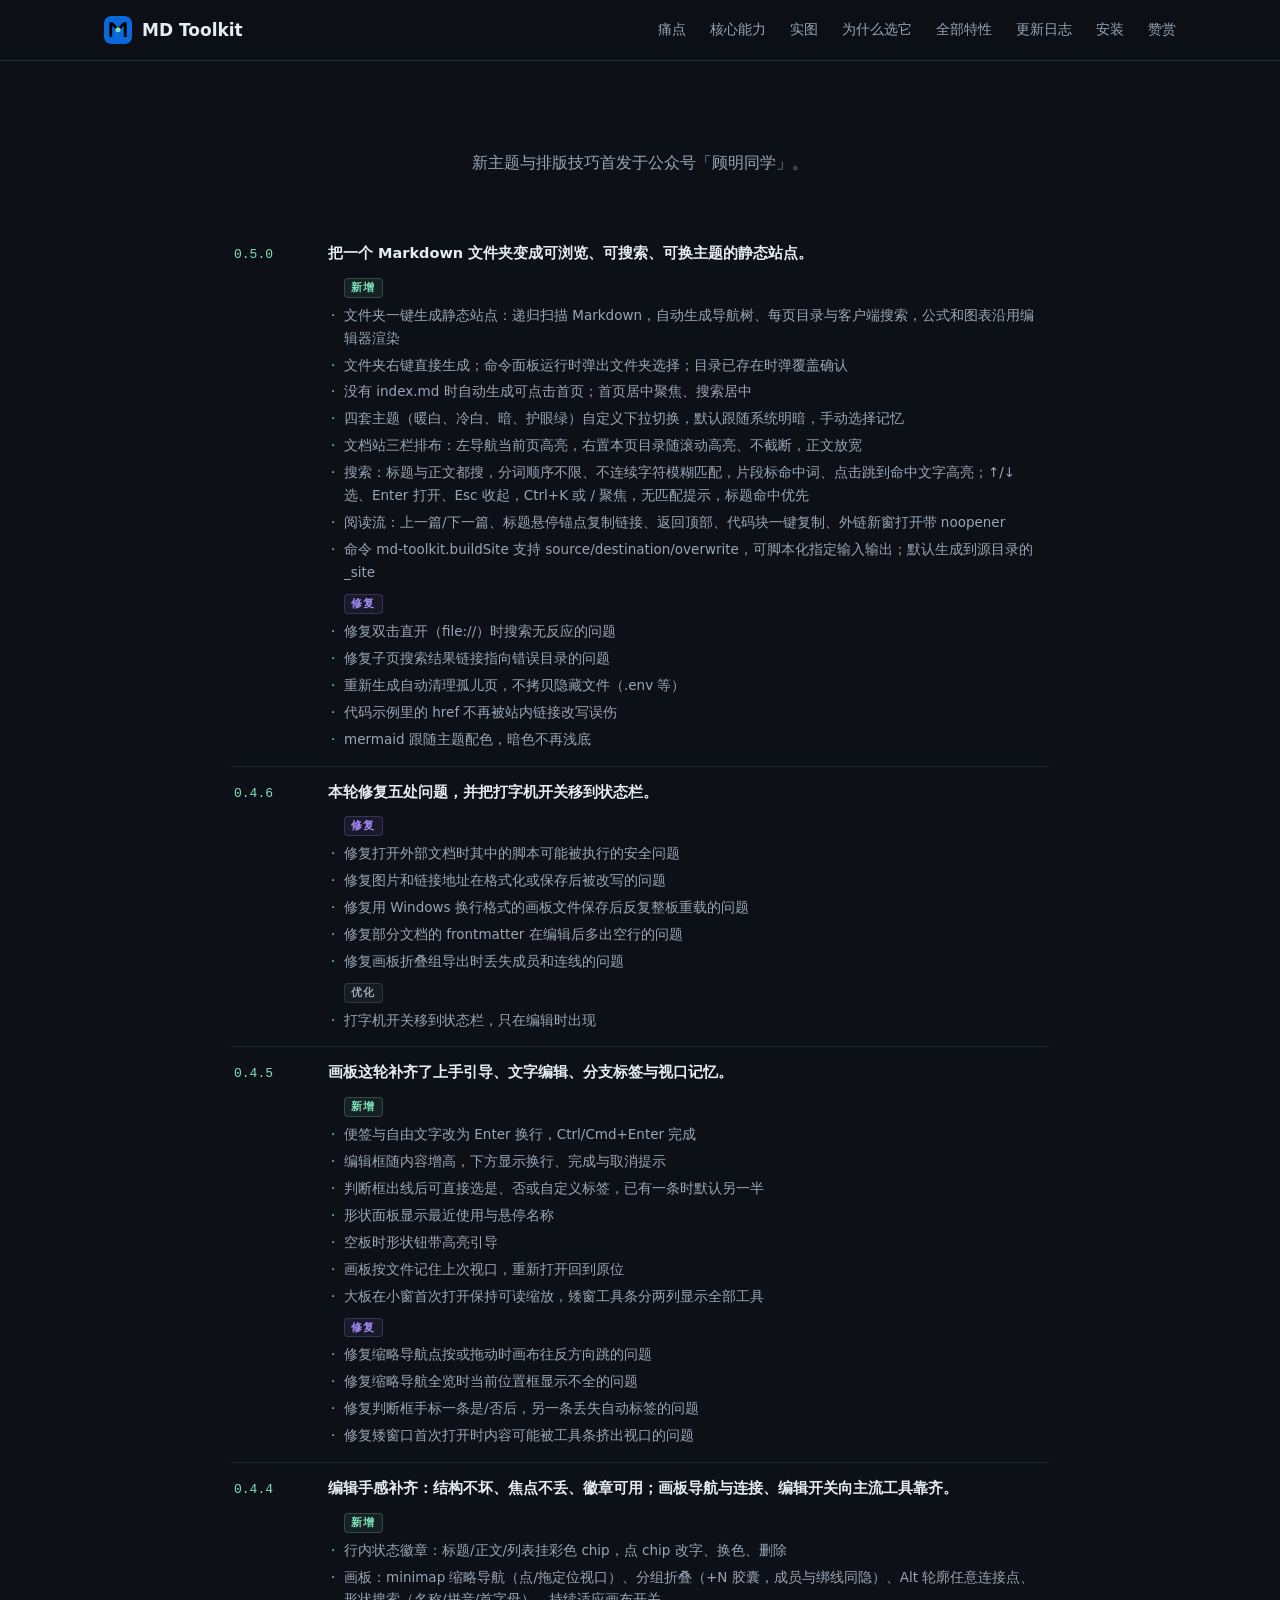
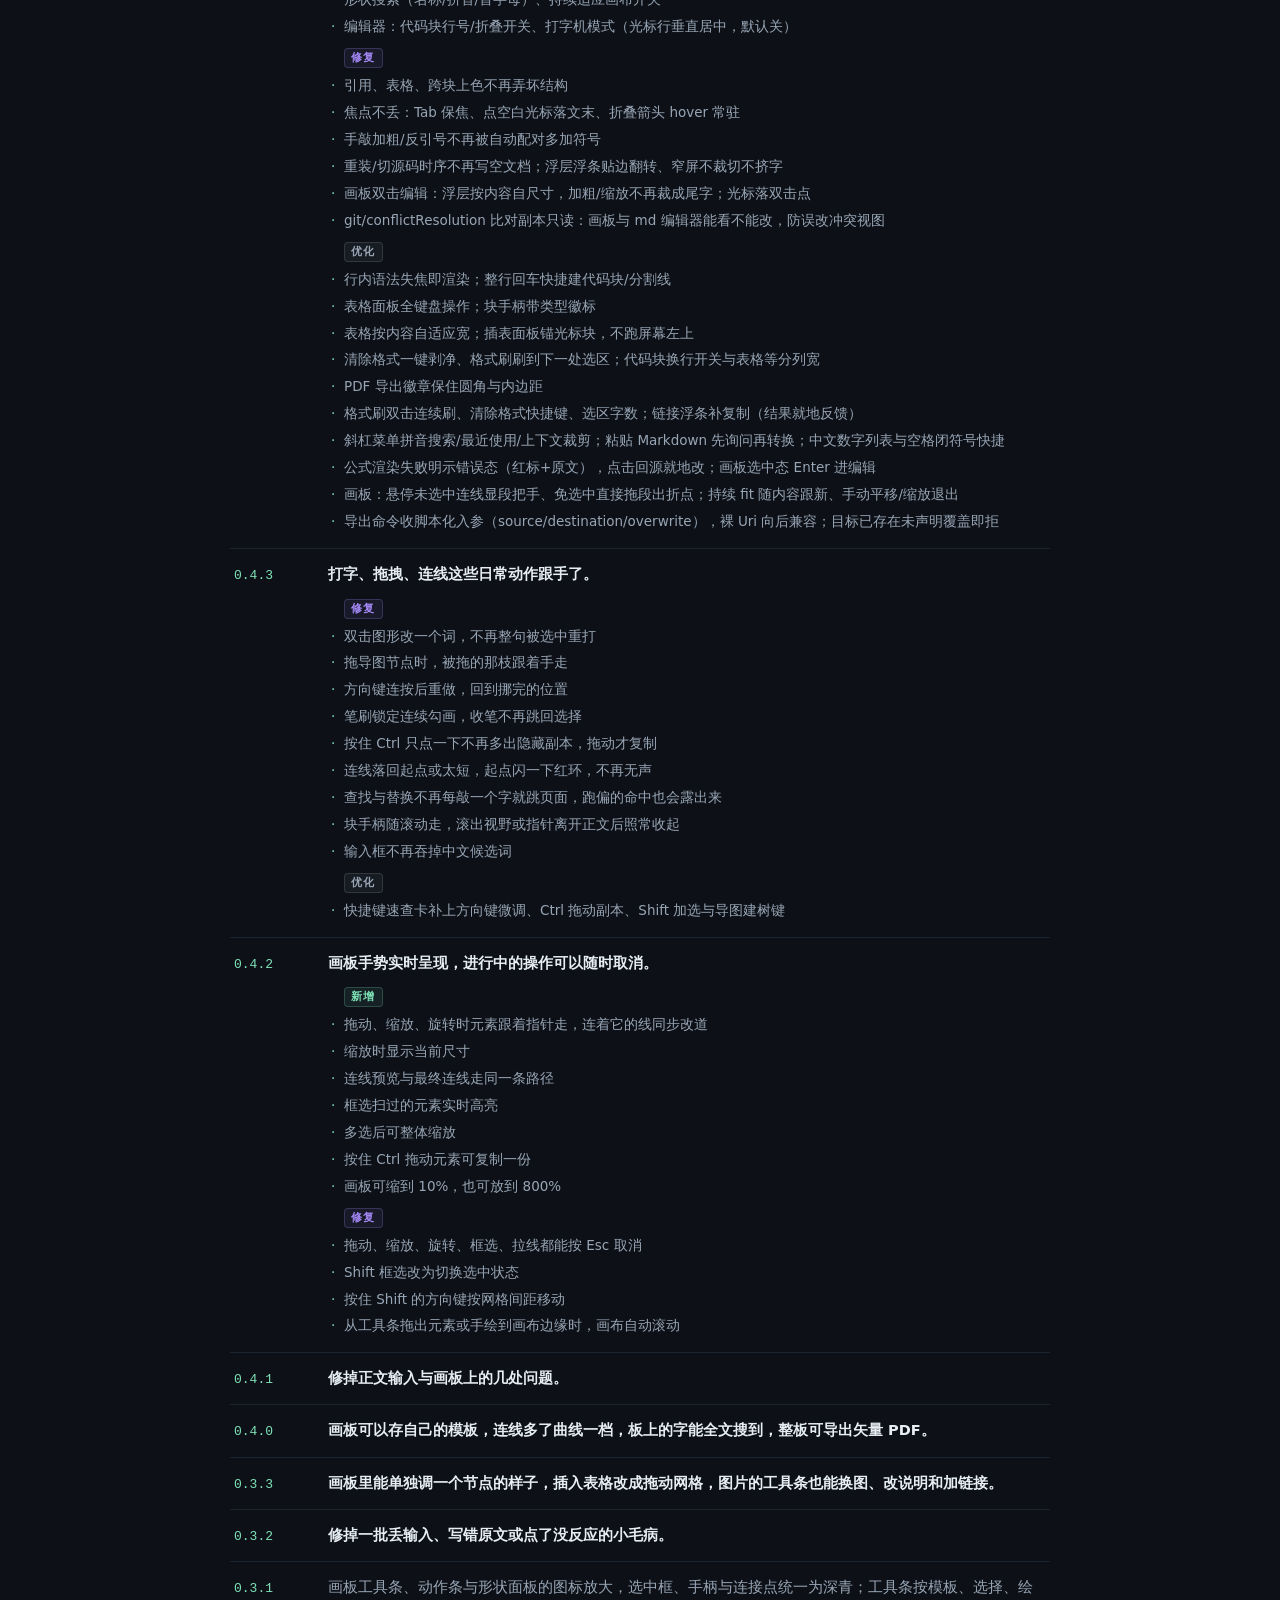
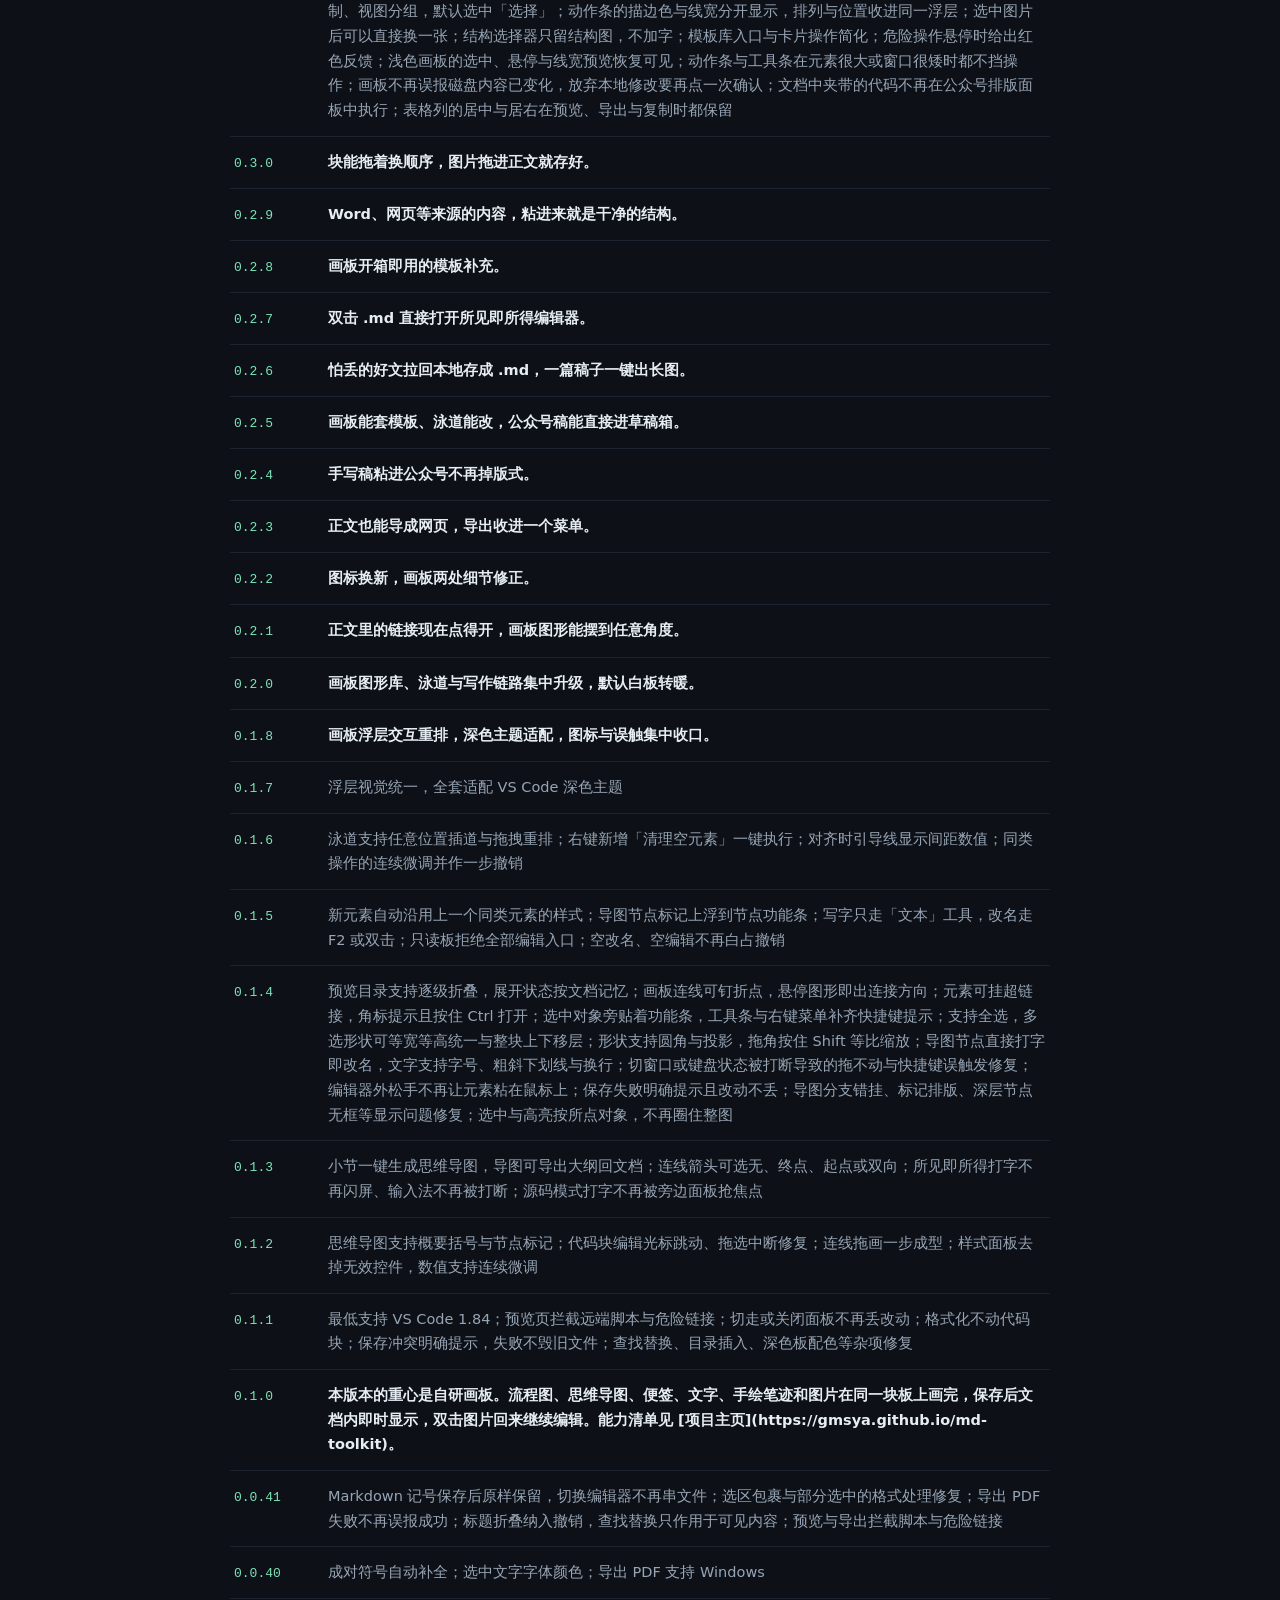
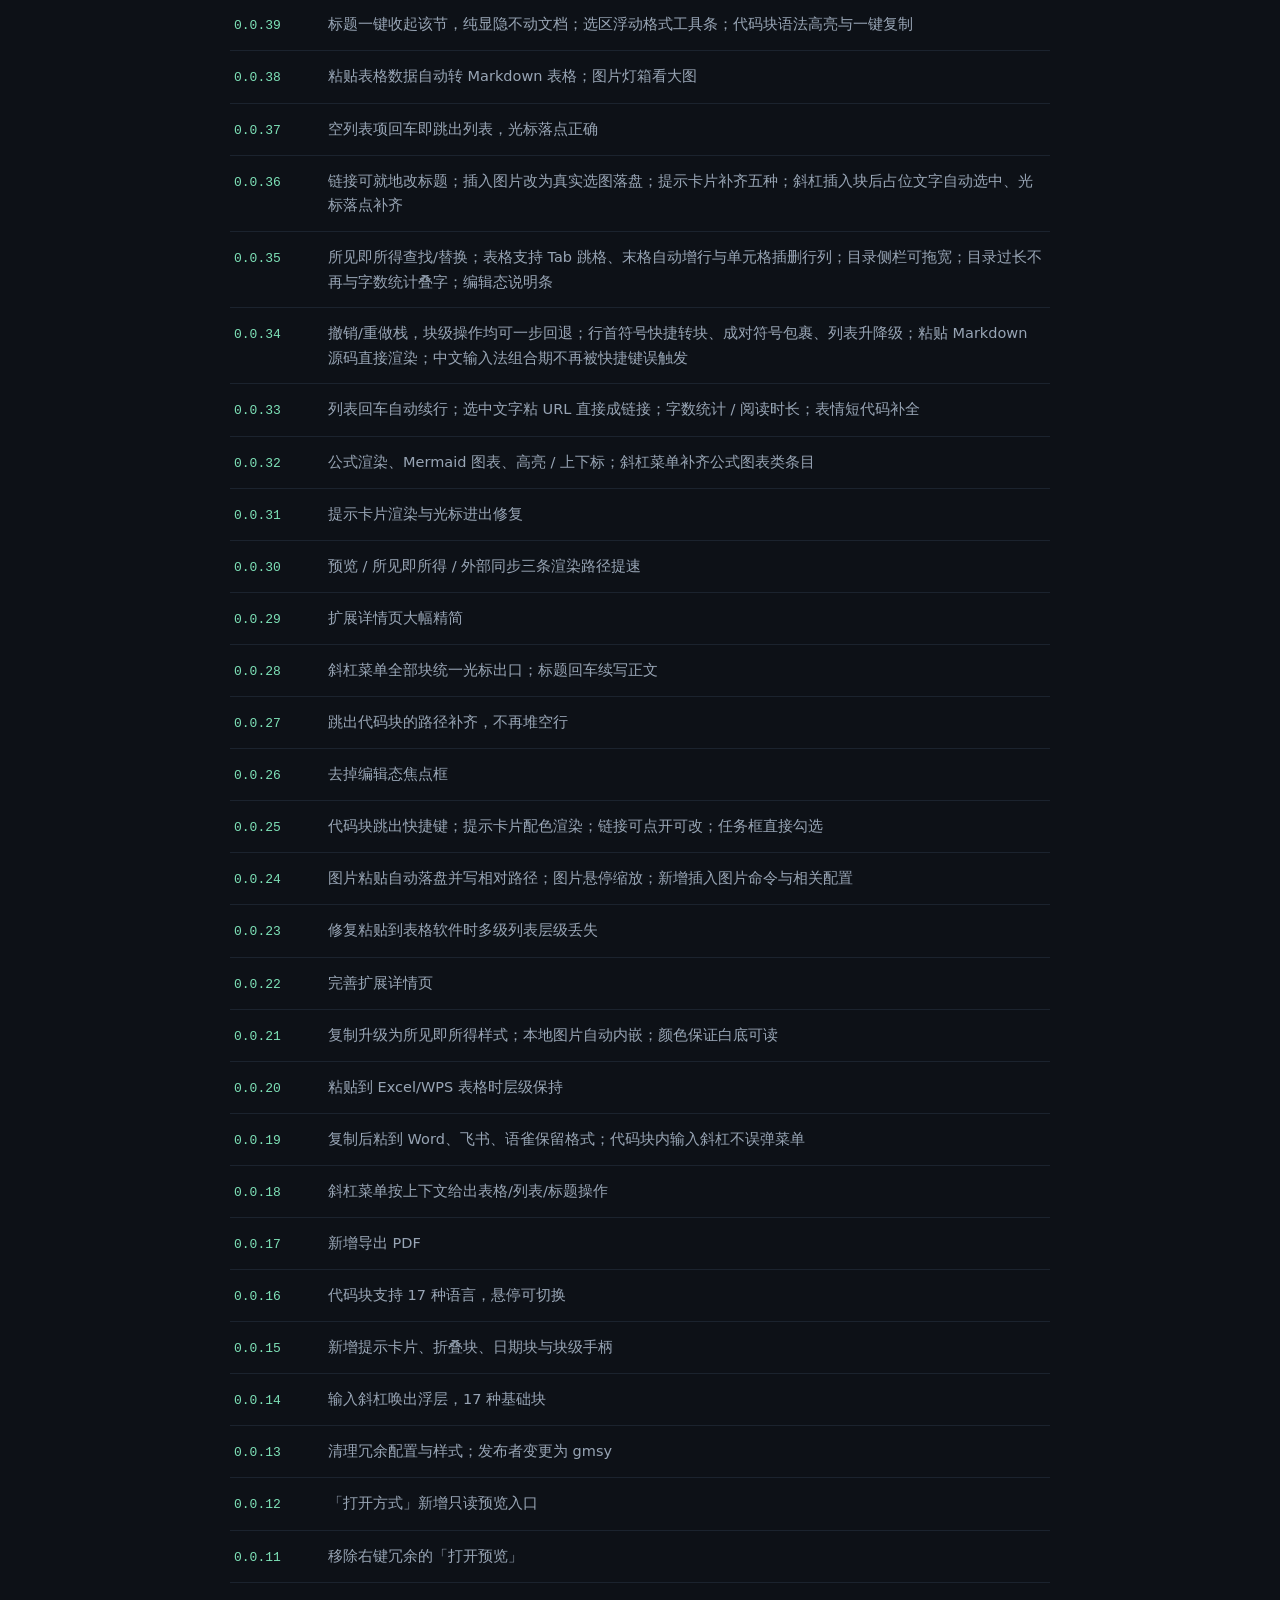
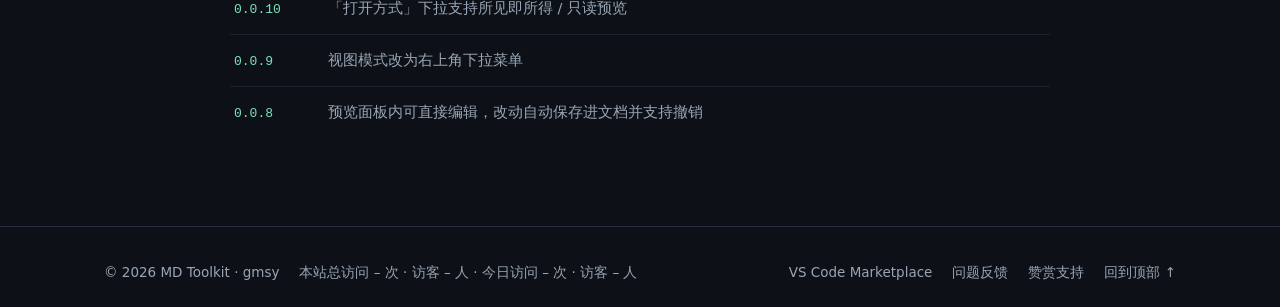
<file: changelog.html>
<!DOCTYPE html>
<html lang="zh-CN">
<head>
<meta charset="UTF-8">
<meta name="viewport" content="width=device-width, initial-scale=1.0">
<title>更新日志 — MD Toolkit</title>
<meta name="description" content="MD Toolkit 完整更新日志，最新在上。">
<link rel="icon" href="data:image/svg+xml,%3Csvg xmlns='http://www.w3.org/2000/svg' viewBox='0 0 32 32'%3E%3Cdefs%3E%3CclipPath id='c'%3E%3Crect y='7.25' width='32' height='24.75'/%3E%3C/clipPath%3E%3C/defs%3E%3Crect width='32' height='32' rx='7' fill='%230969DA'/%3E%3Cg clip-path='url(%23c)'%3E%3Cpath d='M7.75 24 V7.25 L16 15.75 L24.25 7.25 V24' fill='none' stroke='%23000' stroke-width='3.25'/%3E%3C/g%3E%3Ccircle cx='16' cy='15.75' r='2.875' fill='%237ee2b8'/%3E%3C/svg%3E">
<link rel="stylesheet" href="styles.css">
<noscript><style>.reveal { opacity: 1; transform: none; }</style></noscript>
<script>
var _hmt = _hmt || [];
(function() {
  var hm = document.createElement("script");
  hm.src = "https://hm.baidu.com/hm.js?bc09b01593b73b414b39cb6e1b3c8c41";
  var s = document.getElementsByTagName("script")[0]; 
  s.parentNode.insertBefore(hm, s);
})();
</script>

<!-- analytics:begin -->
<script defer src="https://cdn.busuanzi.cc/busuanzi/3.6.9/busuanzi.min.js"></script>
<!-- analytics:end -->
</head>
<body>

<header>
  <div class="wrap nav">
    <a class="logo" href="index.html#top"><span class="mark"><svg viewBox="0 0 32 32" width="28" height="28" aria-hidden="true"><defs><clipPath id="mtMarkClip"><rect y="7.25" width="32" height="24.75"/></clipPath></defs><rect width="32" height="32" rx="7" fill="#0969DA"/><g clip-path="url(#mtMarkClip)"><path d="M7.75 24 V7.25 L16 15.75 L24.25 7.25 V24" fill="none" stroke="#000" stroke-width="3.25"/></g><circle cx="16" cy="15.75" r="2.875" fill="#7ee2b8"/></svg></span>MD Toolkit</a>
    <nav class="links" aria-label="页面导航">
      <a data-sec href="index.html#pain">痛点</a>
      <a data-sec href="index.html#features">核心能力</a>
      <a data-sec href="index.html#shots">实图</a>
      <a data-sec href="index.html#why">为什么选它</a>
      <a data-sec href="index.html#more">全部特性</a>
      <a href="changelog.html" aria-current="page">更新日志</a>
      <a data-min href="index.html#install">安装</a>
      <a href="index.html#reward">赞赏</a>
    </nav>
  </div>
</header>

<main id="top">

<section id="updates">
  <div class="wrap">
    <div class="sec-head reveal">
      <p>新主题与排版技巧首发于公众号「顾明同学」。</p>
    </div>
    <!-- upd:begin 由 scripts/sync-site-updates.js 从 CHANGELOG.md 生成,别手改 -->
    <ul class="upd reveal">
      <li><span class="v">0.5.0</span><div><b>把一个 Markdown 文件夹变成可浏览、可搜索、可换主题的静态站点。</b><div class="upd-group"><span class="upd-tag add">新增</span><ul class="upd-items"><li>文件夹一键生成静态站点：递归扫描 Markdown，自动生成导航树、每页目录与客户端搜索，公式和图表沿用编辑器渲染</li><li>文件夹右键直接生成；命令面板运行时弹出文件夹选择；目录已存在时弹覆盖确认</li><li>没有 index.md 时自动生成可点击首页；首页居中聚焦、搜索居中</li><li>四套主题（暖白、冷白、暗、护眼绿）自定义下拉切换，默认跟随系统明暗，手动选择记忆</li><li>文档站三栏排布：左导航当前页高亮，右置本页目录随滚动高亮、不截断，正文放宽</li><li>搜索：标题与正文都搜，分词顺序不限、不连续字符模糊匹配，片段标命中词、点击跳到命中文字高亮；↑/↓ 选、Enter 打开、Esc 收起，Ctrl+K 或 / 聚焦，无匹配提示，标题命中优先</li><li>阅读流：上一篇/下一篇、标题悬停锚点复制链接、返回顶部、代码块一键复制、外链新窗打开带 noopener</li><li>命令 md-toolkit.buildSite 支持 source/destination/overwrite，可脚本化指定输入输出；默认生成到源目录的 _site</li></ul></div><div class="upd-group"><span class="upd-tag fix">修复</span><ul class="upd-items"><li>修复双击直开（file://）时搜索无反应的问题</li><li>修复子页搜索结果链接指向错误目录的问题</li><li>重新生成自动清理孤儿页，不拷贝隐藏文件（.env 等）</li><li>代码示例里的 href 不再被站内链接改写误伤</li><li>mermaid 跟随主题配色，暗色不再浅底</li></ul></div></div></li>
      <li><span class="v">0.4.6</span><div><b>本轮修复五处问题，并把打字机开关移到状态栏。</b><div class="upd-group"><span class="upd-tag fix">修复</span><ul class="upd-items"><li>修复打开外部文档时其中的脚本可能被执行的安全问题</li><li>修复图片和链接地址在格式化或保存后被改写的问题</li><li>修复用 Windows 换行格式的画板文件保存后反复整板重载的问题</li><li>修复部分文档的 frontmatter 在编辑后多出空行的问题</li><li>修复画板折叠组导出时丢失成员和连线的问题</li></ul></div><div class="upd-group"><span class="upd-tag misc">优化</span><ul class="upd-items"><li>打字机开关移到状态栏，只在编辑时出现</li></ul></div></div></li>
      <li><span class="v">0.4.5</span><div><b>画板这轮补齐了上手引导、文字编辑、分支标签与视口记忆。</b><div class="upd-group"><span class="upd-tag add">新增</span><ul class="upd-items"><li>便签与自由文字改为 Enter 换行，Ctrl/Cmd+Enter 完成</li><li>编辑框随内容增高，下方显示换行、完成与取消提示</li><li>判断框出线后可直接选是、否或自定义标签，已有一条时默认另一半</li><li>形状面板显示最近使用与悬停名称</li><li>空板时形状钮带高亮引导</li><li>画板按文件记住上次视口，重新打开回到原位</li><li>大板在小窗首次打开保持可读缩放，矮窗工具条分两列显示全部工具</li></ul></div><div class="upd-group"><span class="upd-tag fix">修复</span><ul class="upd-items"><li>修复缩略导航点按或拖动时画布往反方向跳的问题</li><li>修复缩略导航全览时当前位置框显示不全的问题</li><li>修复判断框手标一条是/否后，另一条丢失自动标签的问题</li><li>修复矮窗口首次打开时内容可能被工具条挤出视口的问题</li></ul></div></div></li>
      <li><span class="v">0.4.4</span><div><b>编辑手感补齐：结构不坏、焦点不丢、徽章可用；画板导航与连接、编辑开关向主流工具靠齐。</b><div class="upd-group"><span class="upd-tag add">新增</span><ul class="upd-items"><li>行内状态徽章：标题/正文/列表挂彩色 chip，点 chip 改字、换色、删除</li><li>画板：minimap 缩略导航（点/拖定位视口）、分组折叠（+N 胶囊，成员与绑线同隐）、Alt 轮廓任意连接点、形状搜索（名称/拼音/首字母）、持续适应画布开关</li><li>编辑器：代码块行号/折叠开关、打字机模式（光标行垂直居中，默认关）</li></ul></div><div class="upd-group"><span class="upd-tag fix">修复</span><ul class="upd-items"><li>引用、表格、跨块上色不再弄坏结构</li><li>焦点不丢：Tab 保焦、点空白光标落文末、折叠箭头 hover 常驻</li><li>手敲加粗/反引号不再被自动配对多加符号</li><li>重装/切源码时序不再写空文档；浮层浮条贴边翻转、窄屏不裁切不挤字</li><li>画板双击编辑：浮层按内容自尺寸，加粗/缩放不再裁成尾字；光标落双击点</li><li>git/conflictResolution 比对副本只读：画板与 md 编辑器能看不能改，防误改冲突视图</li></ul></div><div class="upd-group"><span class="upd-tag misc">优化</span><ul class="upd-items"><li>行内语法失焦即渲染；整行回车快捷建代码块/分割线</li><li>表格面板全键盘操作；块手柄带类型徽标</li><li>表格按内容自适应宽；插表面板锚光标块，不跑屏幕左上</li><li>清除格式一键剥净、格式刷刷到下一处选区；代码块换行开关与表格等分列宽</li><li>PDF 导出徽章保住圆角与内边距</li><li>格式刷双击连续刷、清除格式快捷键、选区字数；链接浮条补复制（结果就地反馈）</li><li>斜杠菜单拼音搜索/最近使用/上下文裁剪；粘贴 Markdown 先询问再转换；中文数字列表与空格闭符号快捷</li><li>公式渲染失败明示错误态（红标+原文），点击回源就地改；画板选中态 Enter 进编辑</li><li>画板：悬停未选中连线显段把手、免选中直接拖段出折点；持续 fit 随内容跟新、手动平移/缩放退出</li><li>导出命令收脚本化入参（source/destination/overwrite），裸 Uri 向后兼容；目标已存在未声明覆盖即拒</li></ul></div></div></li>
      <li><span class="v">0.4.3</span><div><b>打字、拖拽、连线这些日常动作跟手了。</b><div class="upd-group"><span class="upd-tag fix">修复</span><ul class="upd-items"><li>双击图形改一个词，不再整句被选中重打</li><li>拖导图节点时，被拖的那枝跟着手走</li><li>方向键连按后重做，回到挪完的位置</li><li>笔刷锁定连续勾画，收笔不再跳回选择</li><li>按住 Ctrl 只点一下不再多出隐藏副本，拖动才复制</li><li>连线落回起点或太短，起点闪一下红环，不再无声</li><li>查找与替换不再每敲一个字就跳页面，跑偏的命中也会露出来</li><li>块手柄随滚动走，滚出视野或指针离开正文后照常收起</li><li>输入框不再吞掉中文候选词</li></ul></div><div class="upd-group"><span class="upd-tag misc">优化</span><ul class="upd-items"><li>快捷键速查卡补上方向键微调、Ctrl 拖动副本、Shift 加选与导图建树键</li></ul></div></div></li>
      <li><span class="v">0.4.2</span><div><b>画板手势实时呈现，进行中的操作可以随时取消。</b><div class="upd-group"><span class="upd-tag add">新增</span><ul class="upd-items"><li>拖动、缩放、旋转时元素跟着指针走，连着它的线同步改道</li><li>缩放时显示当前尺寸</li><li>连线预览与最终连线走同一条路径</li><li>框选扫过的元素实时高亮</li><li>多选后可整体缩放</li><li>按住 Ctrl 拖动元素可复制一份</li><li>画板可缩到 10%，也可放到 800%</li></ul></div><div class="upd-group"><span class="upd-tag fix">修复</span><ul class="upd-items"><li>拖动、缩放、旋转、框选、拉线都能按 Esc 取消</li><li>Shift 框选改为切换选中状态</li><li>按住 Shift 的方向键按网格间距移动</li><li>从工具条拖出元素或手绘到画布边缘时，画布自动滚动</li></ul></div></div></li>
      <li><span class="v">0.4.1</span><div><b>修掉正文输入与画板上的几处问题。</b></div></li>
      <li><span class="v">0.4.0</span><div><b>画板可以存自己的模板，连线多了曲线一档，板上的字能全文搜到，整板可导出矢量 PDF。</b></div></li>
      <li><span class="v">0.3.3</span><div><b>画板里能单独调一个节点的样子，插入表格改成拖动网格，图片的工具条也能换图、改说明和加链接。</b></div></li>
      <li><span class="v">0.3.2</span><div><b>修掉一批丢输入、写错原文或点了没反应的小毛病。</b></div></li>
      <li><span class="v">0.3.1</span><div>画板工具条、动作条与形状面板的图标放大，选中框、手柄与连接点统一为深青；工具条按模板、选择、绘制、视图分组，默认选中「选择」；动作条的描边色与线宽分开显示，排列与位置收进同一浮层；选中图片后可以直接换一张；结构选择器只留结构图，不加字；模板库入口与卡片操作简化；危险操作悬停时给出红色反馈；浅色画板的选中、悬停与线宽预览恢复可见；动作条与工具条在元素很大或窗口很矮时都不挡操作；画板不再误报磁盘内容已变化，放弃本地修改要再点一次确认；文档中夹带的代码不再在公众号排版面板中执行；表格列的居中与居右在预览、导出与复制时都保留</div></li>
      <li><span class="v">0.3.0</span><div><b>块能拖着换顺序，图片拖进正文就存好。</b></div></li>
      <li><span class="v">0.2.9</span><div><b>Word、网页等来源的内容，粘进来就是干净的结构。</b></div></li>
      <li><span class="v">0.2.8</span><div><b>画板开箱即用的模板补充。</b></div></li>
      <li><span class="v">0.2.7</span><div><b>双击 .md 直接打开所见即所得编辑器。</b></div></li>
      <li><span class="v">0.2.6</span><div><b>怕丢的好文拉回本地存成 .md，一篇稿子一键出长图。</b></div></li>
      <li><span class="v">0.2.5</span><div><b>画板能套模板、泳道能改，公众号稿能直接进草稿箱。</b></div></li>
      <li><span class="v">0.2.4</span><div><b>手写稿粘进公众号不再掉版式。</b></div></li>
      <li><span class="v">0.2.3</span><div><b>正文也能导成网页，导出收进一个菜单。</b></div></li>
      <li><span class="v">0.2.2</span><div><b>图标换新，画板两处细节修正。</b></div></li>
      <li><span class="v">0.2.1</span><div><b>正文里的链接现在点得开，画板图形能摆到任意角度。</b></div></li>
      <li><span class="v">0.2.0</span><div><b>画板图形库、泳道与写作链路集中升级，默认白板转暖。</b></div></li>
      <li><span class="v">0.1.8</span><div><b>画板浮层交互重排，深色主题适配，图标与误触集中收口。</b></div></li>
      <li><span class="v">0.1.7</span><div>浮层视觉统一，全套适配 VS Code 深色主题</div></li>
      <li><span class="v">0.1.6</span><div>泳道支持任意位置插道与拖拽重排；右键新增「清理空元素」一键执行；对齐时引导线显示间距数值；同类操作的连续微调并作一步撤销</div></li>
      <li><span class="v">0.1.5</span><div>新元素自动沿用上一个同类元素的样式；导图节点标记上浮到节点功能条；写字只走「文本」工具，改名走 F2 或双击；只读板拒绝全部编辑入口；空改名、空编辑不再白占撤销</div></li>
      <li><span class="v">0.1.4</span><div>预览目录支持逐级折叠，展开状态按文档记忆；画板连线可钉折点，悬停图形即出连接方向；元素可挂超链接，角标提示且按住 Ctrl 打开；选中对象旁贴着功能条，工具条与右键菜单补齐快捷键提示；支持全选，多选形状可等宽等高统一与整块上下移层；形状支持圆角与投影，拖角按住 Shift 等比缩放；导图节点直接打字即改名，文字支持字号、粗斜下划线与换行；切窗口或键盘状态被打断导致的拖不动与快捷键误触发修复；编辑器外松手不再让元素粘在鼠标上；保存失败明确提示且改动不丢；导图分支错挂、标记排版、深层节点无框等显示问题修复；选中与高亮按所点对象，不再圈住整图</div></li>
      <li><span class="v">0.1.3</span><div>小节一键生成思维导图，导图可导出大纲回文档；连线箭头可选无、终点、起点或双向；所见即所得打字不再闪屏、输入法不再被打断；源码模式打字不再被旁边面板抢焦点</div></li>
      <li><span class="v">0.1.2</span><div>思维导图支持概要括号与节点标记；代码块编辑光标跳动、拖选中断修复；连线拖画一步成型；样式面板去掉无效控件，数值支持连续微调</div></li>
      <li><span class="v">0.1.1</span><div>最低支持 VS Code 1.84；预览页拦截远端脚本与危险链接；切走或关闭面板不再丢改动；格式化不动代码块；保存冲突明确提示，失败不毁旧文件；查找替换、目录插入、深色板配色等杂项修复</div></li>
      <li><span class="v">0.1.0</span><div><b>本版本的重心是自研画板。流程图、思维导图、便签、文字、手绘笔迹和图片在同一块板上画完，保存后文档内即时显示，双击图片回来继续编辑。能力清单见 [项目主页](https://gmsya.github.io/md-toolkit)。</b></div></li>
      <li><span class="v">0.0.41</span><div>Markdown 记号保存后原样保留，切换编辑器不再串文件；选区包裹与部分选中的格式处理修复；导出 PDF 失败不再误报成功；标题折叠纳入撤销，查找替换只作用于可见内容；预览与导出拦截脚本与危险链接</div></li>
      <li><span class="v">0.0.40</span><div>成对符号自动补全；选中文字字体颜色；导出 PDF 支持 Windows</div></li>
      <li><span class="v">0.0.39</span><div>标题一键收起该节，纯显隐不动文档；选区浮动格式工具条；代码块语法高亮与一键复制</div></li>
      <li><span class="v">0.0.38</span><div>粘贴表格数据自动转 Markdown 表格；图片灯箱看大图</div></li>
      <li><span class="v">0.0.37</span><div>空列表项回车即跳出列表，光标落点正确</div></li>
      <li><span class="v">0.0.36</span><div>链接可就地改标题；插入图片改为真实选图落盘；提示卡片补齐五种；斜杠插入块后占位文字自动选中、光标落点补齐</div></li>
      <li><span class="v">0.0.35</span><div>所见即所得查找/替换；表格支持 Tab 跳格、末格自动增行与单元格插删行列；目录侧栏可拖宽；目录过长不再与字数统计叠字；编辑态说明条</div></li>
      <li><span class="v">0.0.34</span><div>撤销/重做栈，块级操作均可一步回退；行首符号快捷转块、成对符号包裹、列表升降级；粘贴 Markdown 源码直接渲染；中文输入法组合期不再被快捷键误触发</div></li>
      <li><span class="v">0.0.33</span><div>列表回车自动续行；选中文字粘 URL 直接成链接；字数统计 / 阅读时长；表情短代码补全</div></li>
      <li><span class="v">0.0.32</span><div>公式渲染、Mermaid 图表、高亮 / 上下标；斜杠菜单补齐公式图表类条目</div></li>
      <li><span class="v">0.0.31</span><div>提示卡片渲染与光标进出修复</div></li>
      <li><span class="v">0.0.30</span><div>预览 / 所见即所得 / 外部同步三条渲染路径提速</div></li>
      <li><span class="v">0.0.29</span><div>扩展详情页大幅精简</div></li>
      <li><span class="v">0.0.28</span><div>斜杠菜单全部块统一光标出口；标题回车续写正文</div></li>
      <li><span class="v">0.0.27</span><div>跳出代码块的路径补齐，不再堆空行</div></li>
      <li><span class="v">0.0.26</span><div>去掉编辑态焦点框</div></li>
      <li><span class="v">0.0.25</span><div>代码块跳出快捷键；提示卡片配色渲染；链接可点开可改；任务框直接勾选</div></li>
      <li><span class="v">0.0.24</span><div>图片粘贴自动落盘并写相对路径；图片悬停缩放；新增插入图片命令与相关配置</div></li>
      <li><span class="v">0.0.23</span><div>修复粘贴到表格软件时多级列表层级丢失</div></li>
      <li><span class="v">0.0.22</span><div>完善扩展详情页</div></li>
      <li><span class="v">0.0.21</span><div>复制升级为所见即所得样式；本地图片自动内嵌；颜色保证白底可读</div></li>
      <li><span class="v">0.0.20</span><div>粘贴到 Excel/WPS 表格时层级保持</div></li>
      <li><span class="v">0.0.19</span><div>复制后粘到 Word、飞书、语雀保留格式；代码块内输入斜杠不误弹菜单</div></li>
      <li><span class="v">0.0.18</span><div>斜杠菜单按上下文给出表格/列表/标题操作</div></li>
      <li><span class="v">0.0.17</span><div>新增导出 PDF</div></li>
      <li><span class="v">0.0.16</span><div>代码块支持 17 种语言，悬停可切换</div></li>
      <li><span class="v">0.0.15</span><div>新增提示卡片、折叠块、日期块与块级手柄</div></li>
      <li><span class="v">0.0.14</span><div>输入斜杠唤出浮层，17 种基础块</div></li>
      <li><span class="v">0.0.13</span><div>清理冗余配置与样式；发布者变更为 gmsy</div></li>
      <li><span class="v">0.0.12</span><div>「打开方式」新增只读预览入口</div></li>
      <li><span class="v">0.0.11</span><div>移除右键冗余的「打开预览」</div></li>
      <li><span class="v">0.0.10</span><div>「打开方式」下拉支持所见即所得 / 只读预览</div></li>
      <li><span class="v">0.0.9</span><div>视图模式改为右上角下拉菜单</div></li>
      <li><span class="v">0.0.8</span><div>预览面板内可直接编辑，改动自动保存进文档并支持撤销</div></li>
    </ul>
    <!-- upd:end -->
  </div>
</section>

</main>

<footer>
  <div class="wrap foot">
    <span>© 2026 MD Toolkit · gmsy</span>
    <!-- analytics:begin --><span class="visits"><span class="stat">本站总访问 <span id="busuanzi_site_pv">–</span> 次 · 访客 <span id="busuanzi_site_uv">–</span> 人</span> <span class="stat">· 今日访问 <span id="busuanzi_today_pv">–</span> 次 · 访客 <span id="busuanzi_today_uv">–</span> 人</span></span><!-- analytics:end -->
    <div class="links">
      <a href="https://marketplace.visualstudio.com/items?itemName=gmsy.md-toolkit" target="_blank" rel="noopener">VS Code Marketplace</a>
      <a href="https://github.com/gmsya/md-toolkit/issues" target="_blank" rel="noopener">问题反馈</a>
      <a href="index.html#reward">赞赏支持</a>
      <a href="index.html#top">回到顶部 ↑</a>
    </div>
  </div>
</footer>

<script>
const revealEls = document.querySelectorAll('.reveal');
if ('IntersectionObserver' in window) {
  const io = new IntersectionObserver((entries) => {
    for (const e of entries) if (e.isIntersecting) { e.target.classList.add('in'); io.unobserve(e.target); }
  }, { threshold: 0, rootMargin: '0px 0px -8%' });
  revealEls.forEach(el => io.observe(el));
} else {
  revealEls.forEach(el => el.classList.add('in'));
}
</script>
<script src="marketplace.js"></script>
</body>
</html>
</file>
<file: styles.css>
:root {
  --bg: #0d1117;
  --bg-soft: #141a24;
  --bg-card: #171e2a;
  --line: #26303f;
  --text: #e6edf3;
  --muted: #98a5b5;
  --accent: #7ee2b8;
  --accent-deep: #2ea877;
  --violet: #a78bfa;
  --amber: #fbbf77;
  --radius: 14px;
  --serif: "Noto Serif SC", "Source Han Serif SC", Georgia, serif;
  --sans: system-ui, -apple-system, "Segoe UI", "PingFang SC", "Microsoft YaHei", sans-serif;
  --mono: ui-monospace, "Cascadia Code", Consolas, "JetBrains Mono", monospace;
}
* { margin: 0; padding: 0; box-sizing: border-box; }
html { scroll-behavior: smooth; }
body { background: var(--bg); color: var(--text); font-family: var(--sans); line-height: 1.7; -webkit-font-smoothing: antialiased; }
a { color: inherit; text-decoration: none; }
.wrap { max-width: 1120px; margin: 0 auto; padding: 0 24px; }
section { padding: 88px 0; }

/* ---------- header ---------- */
header {
  position: sticky; top: 0; z-index: 50;
  background: rgba(13, 17, 23, .82); backdrop-filter: blur(12px);
  border-bottom: 1px solid var(--line);
}
.nav { display: flex; align-items: center; gap: 28px; height: 60px; }
.logo { display: flex; align-items: center; gap: 10px; font-weight: 700; font-size: 17px; }
.logo .mark {
  width: 28px; height: 28px; border-radius: 7px; display: block; overflow: hidden;
  flex: none;
}
.logo .mark svg { display: block; }
.nav .links { display: flex; gap: 24px; margin-left: auto; font-size: 14px; color: var(--muted); }
.nav .links a:hover { color: var(--text); }
.btn {
  display: inline-block; padding: 9px 20px; border-radius: 9px; font-size: 14px; font-weight: 600;
  transition: transform .15s ease, box-shadow .15s ease, background .15s ease;
}
.btn-primary { background: var(--accent); color: #06251a; box-shadow: 0 0 0 0 rgba(126,226,184,.4); }
.btn-primary:hover { transform: translateY(-1px); box-shadow: 0 6px 22px rgba(126,226,184,.25); }
.btn-ghost { border: 1px solid var(--line); color: var(--text); }
.btn-ghost:hover { border-color: var(--muted); }

/* ---------- hero ---------- */
.hero { padding: 96px 0 72px; position: relative; overflow: hidden; }
.hero::before {
  content: ""; position: absolute; inset: -40% -20% auto;
  background: radial-gradient(600px 340px at 30% 40%, rgba(46,168,119,.16), transparent 70%),
              radial-gradient(560px 320px at 75% 30%, rgba(112,86,198,.15), transparent 70%);
  pointer-events: none;
}
.hero-grid { display: grid; grid-template-columns: minmax(0, 1.12fr) minmax(0, 1fr); gap: 56px; align-items: center; position: relative; }
.tagline {
  display: inline-flex; align-items: center; gap: 8px; font-size: 13px; color: var(--accent);
  border: 1px solid rgba(126,226,184,.3); border-radius: 999px; padding: 4px 14px; margin-bottom: 22px;
  background: rgba(126,226,184,.06); font-family: var(--mono);
}
h1 { font-size: clamp(30px, 4.2vw, 42px); line-height: 1.28; font-weight: 800; letter-spacing: .01em; }
h1 em { font-style: normal; color: var(--accent); white-space: nowrap; }
.hero p.sub { margin: 20px 0 30px; color: var(--muted); font-size: 17px; max-width: 34em; }
.hero-cta { display: flex; gap: 14px; flex-wrap: wrap; align-items: center; }
.hero-meta { margin-top: 18px; font-size: 13px; color: var(--muted); display: flex; gap: 18px; flex-wrap: wrap; font-family: var(--mono); }
.hero-meta span::before { content: "✓ "; color: var(--accent); }

/* editor mock */
.editor {
  border: 1px solid var(--line); border-radius: var(--radius); overflow: hidden;
  background: var(--bg-soft); box-shadow: 0 24px 70px rgba(0,0,0,.5), 0 0 0 1px rgba(126,226,184,.05);
  font-size: 14px;
}
.editor .chrome { display: flex; align-items: center; gap: 8px; padding: 11px 14px; background: #101620; border-bottom: 1px solid var(--line); }
.editor .dot { width: 11px; height: 11px; border-radius: 50%; }
.editor .file { margin-left: 10px; font-family: var(--mono); font-size: 12px; color: var(--muted); min-width: 0; overflow: hidden; text-overflow: ellipsis; white-space: nowrap; }
.editor .tabs { margin-left: auto; display: flex; gap: 2px; font-size: 12px; flex: none; }
.editor .tabs button { border: 0; background: none; padding: 3px 10px; border-radius: 6px; color: var(--muted); font-family: var(--sans); font-size: 12px; cursor: pointer; transition: background .15s ease, color .15s ease; }
.editor .tabs button:hover { color: var(--text); }
.editor .tabs button[aria-pressed="true"] { background: rgba(126,226,184,.14); color: var(--accent); }
.editor .tabs button:focus-visible { outline: 2px solid var(--accent); outline-offset: 1px; }
.editor .body { padding: 22px 24px 26px; display: grid; }
.editor .view { grid-area: 1 / 1; display: flex; flex-direction: column; opacity: 0; visibility: hidden; transition: opacity .18s ease; }
.editor .view.on { opacity: 1; visibility: visible; }
.editor .view .kbd-line { margin-top: auto; padding-top: 14px; }
.editor h3 { font-size: 20px; margin-bottom: 10px; }
.editor .src { font-family: var(--mono); font-size: 12.5px; line-height: 1.95; color: #c3cfdd; white-space: pre-wrap; }
.editor .src .m { color: #6f7d8f; }
.editor .src .h { color: var(--accent); font-weight: 700; }
.editor .src .c { color: var(--amber); }
.editor ul.doc { list-style: none; margin-top: 4px; }
.editor ul.doc li { display: flex; gap: 9px; align-items: baseline; font-size: 13.5px; color: #c9d5e2; padding: 3px 0; }
.editor ul.doc li i { font-style: normal; width: 13px; flex: none; color: var(--muted); }
.editor ul.doc li i.ck { color: var(--accent); }
.editor .note {
  border-left: 3px solid var(--accent); background: rgba(126,226,184,.07);
  padding: 8px 14px; border-radius: 0 8px 8px 0; margin: 14px 0; color: #cde9dc; font-size: 13.5px;
}
.editor .slash {
  margin-top: 16px; border: 1px solid var(--line); border-radius: 10px; background: #1a2230;
  overflow: hidden; box-shadow: 0 14px 34px rgba(0,0,0,.4);
}
.editor .slash .q { padding: 9px 14px; font-family: var(--mono); font-size: 13px; color: var(--text); border-bottom: 1px solid var(--line); }
.editor .slash .q b { color: var(--accent); }
.editor .slash .q .caret { display: inline-block; width: 1.5px; height: 14px; background: var(--accent); vertical-align: -2px; margin-left: 1px; animation: blink 1.1s step-end infinite; }
@keyframes blink { 50% { opacity: 0; } }
.editor .slash ul { list-style: none; }
.editor .slash li { display: flex; gap: 10px; align-items: center; padding: 7px 14px; font-size: 13px; color: var(--muted); }
.editor .slash li.hot { background: rgba(126,226,184,.1); color: var(--text); }
.editor .slash li .ico { width: 20px; height: 20px; border-radius: 5px; display: grid; place-items: center; font-family: var(--mono); font-size: 11px; background: #232d3e; color: var(--accent); flex: none; }
.editor .slash li small { margin-left: auto; font-family: var(--mono); font-size: 11px; opacity: .55; }
.editor .kbd-line { margin-top: 14px; font-size: 12.5px; color: var(--muted); }
kbd { font-family: var(--mono); font-size: 11.5px; border: 1px solid var(--line); border-bottom-width: 2px; border-radius: 5px; padding: 1px 6px; background: #1a2230; color: var(--text); }

/* ---------- features ---------- */
.sec-head { text-align: center; max-width: 640px; margin: 0 auto 52px; }
.sec-head .kicker { font-family: var(--mono); font-size: 13px; color: var(--accent); letter-spacing: .12em; text-transform: uppercase; }
.sec-head h2 { font-size: clamp(24px, 3vw, 32px); font-weight: 800; margin: 10px 0 12px; }
.sec-head p { color: var(--muted); }
.feat-grid { display: grid; grid-template-columns: repeat(3, 1fr); gap: 20px; }
.card {
  border: 1px solid var(--line); border-radius: var(--radius); padding: 26px 24px;
  background: linear-gradient(180deg, var(--bg-card), var(--bg-soft));
  transition: transform .18s ease, border-color .18s ease;
}
.card:hover { transform: translateY(-3px); border-color: #35455c; }
.card .glyph {
  width: 42px; height: 42px; border-radius: 11px; display: grid; place-items: center; margin-bottom: 16px;
  background: rgba(126,226,184,.1); border: 1px solid rgba(126,226,184,.25);
}
.card .glyph svg { width: 21px; height: 21px; stroke: var(--accent); fill: none; stroke-width: 1.7; stroke-linecap: round; stroke-linejoin: round; }
.card:nth-child(2) .glyph { background: rgba(167,139,250,.1); border-color: rgba(167,139,250,.28); }
.card:nth-child(2) .glyph svg { stroke: var(--violet); }
.card:nth-child(4) .glyph { background: rgba(251,191,119,.1); border-color: rgba(251,191,119,.28); }
.card:nth-child(4) .glyph svg { stroke: var(--amber); }
.card h3 { font-size: 17px; margin-bottom: 8px; }
.card p { font-size: 14px; color: var(--muted); }
.card p b { color: #c9d5e2; font-weight: 600; }

/* ---------- 为什么不用现成插件 ---------- */
.compare { background: var(--bg-soft); border-block: 1px solid var(--line); }

/* ---------- all features ---------- */
.chips { display: grid; grid-template-columns: repeat(2, 1fr); gap: 12px 28px; max-width: 880px; margin: 0 auto; }
.chip { display: flex; gap: 12px; align-items: baseline; font-size: 14.5px; padding: 9px 4px; border-bottom: 1px solid rgba(38,48,63,.6); }
.chip::before { content: "—"; color: var(--accent-deep); flex: none; }
.chip b { font-weight: 600; }
.chip span { color: var(--muted); }

/* ---------- 最近更新 ---------- */
.upd { list-style: none; max-width: 820px; margin: 0 auto; }
.upd li { display: grid; grid-template-columns: 76px minmax(0, 1fr); gap: 18px; align-items: baseline; padding: 13px 4px; border-bottom: 1px solid rgba(38,48,63,.6); font-size: 14.5px; color: var(--muted); }
.upd li:last-child { border-bottom: none; }
.upd .v { font-family: var(--mono); font-size: 13px; color: var(--accent); }
.upd b { color: var(--text); font-weight: 600; }
.upd-badge { display: inline-block; margin-left: 10px; padding: 0 8px; border-radius: 999px; font-family: var(--sans); font-size: 11.5px; font-weight: 600; line-height: 1.8; color: #201708; background: var(--amber); white-space: nowrap; vertical-align: 1px; }
.upd-more { text-align: center; margin-top: 26px; font-size: 14px; color: var(--muted); }
.upd-items { list-style: none; margin: 6px 0 0; padding: 0; }
.upd-items li { display: block; gap: 0; border-bottom: none; padding: 2px 0 2px 16px; position: relative; font-size: 13.5px; }
.upd-items li::before { content: "·"; position: absolute; left: 3px; color: var(--accent); }
.upd-group { margin-top: 8px; }
.upd-group + .upd-group { margin-top: 4px; }
.upd-tag { display: inline-block; margin: 2px 0 1px 16px; padding: 0 6px; border-radius: 4px; font-size: 10.5px; font-weight: 700; letter-spacing: .12em; color: var(--accent); background: rgba(126,226,184,.08); border: 1px solid rgba(126,226,184,.22); }
.upd-tag.fix { color: var(--violet); background: rgba(167,139,250,.08); border-color: rgba(167,139,250,.22); }
.upd-tag.misc { color: var(--muted); background: rgba(152,165,181,.08); border-color: rgba(152,165,181,.2); }
.upd-group .upd-items { margin-top: 3px; }
.upd-more a { color: var(--accent); }
.upd-more a:hover { text-decoration: underline; }

/* ---------- reward ---------- */
.reward { border-top: 1px solid var(--line); background: var(--bg-soft); }
.reward-grid { display: grid; grid-template-columns: minmax(0, 1fr) auto; gap: 52px; align-items: center; }
.reward h2 { font-size: clamp(22px, 2.6vw, 28px); font-weight: 800; margin: 10px 0 12px; }
.reward p { color: var(--muted); font-size: 15px; max-width: 34em; }
.qr-card {
  background: #fff; border-radius: clamp(12px, 2vw, 18px); padding: clamp(8px, 2vw, 14px); flex: none;
  box-shadow: 0 18px 50px rgba(0,0,0,.45);
}
.qr-card img { display: block; width: clamp(112px, 34vw, 224px); height: auto; image-rendering: auto; }
.qr-card figcaption { color: #1a2230; font-size: 12px; text-align: center; margin-top: 8px; font-family: var(--mono); }
.qr-pair { display: flex; gap: clamp(10px, 2.5vw, 22px); align-items: flex-start; flex-wrap: wrap; justify-content: flex-end; }

/* ---------- install / cta ---------- */
.install { text-align: center; position: relative; overflow: hidden; }
.install::before { content: ""; position: absolute; inset: auto -20% -60%; height: 420px; background: radial-gradient(50% 60% at 50% 100%, rgba(46,168,119,.14), transparent 70%); pointer-events: none; }
.install h2 { font-size: clamp(24px, 3vw, 32px); font-weight: 800; margin-bottom: 12px; }
.install > .wrap > p { color: var(--muted); max-width: 40em; margin: 0 auto 30px; }
.steps { display: grid; grid-template-columns: repeat(3, 1fr); gap: 16px; max-width: 920px; margin: 0 auto 34px; text-align: left; }
.step { border: 1px solid var(--line); border-radius: var(--radius); padding: 20px; background: var(--bg-card); }
.step i { font-style: normal; font-family: var(--mono); color: var(--accent); font-size: 13px; }
.step h4 { font-size: 15px; margin: 6px 0 6px; }
.step p { font-size: 13.5px; color: var(--muted); }
.cmd-copy {
  margin: 0 auto 30px; display: inline-flex; gap: 12px; align-items: center; max-width: 100%;
  border: 1px solid var(--line); background: var(--bg-soft); border-radius: 10px; padding: 12px 16px;
  font-family: var(--mono); font-size: 13.5px; color: #cde9dc;
}
.cmd-copy code { overflow-x: auto; white-space: nowrap; }
.cmd-copy button {
  flex: none; border: 1px solid var(--line); background: #1a2230; color: var(--muted);
  border-radius: 7px; padding: 4px 12px; font-size: 12px; cursor: pointer; font-family: var(--sans);
}
.cmd-copy button:hover { color: var(--text); border-color: var(--muted); }

footer { border-top: 1px solid var(--line); padding: 34px 0 44px; font-size: 13.5px; color: var(--muted); }
.foot { display: flex; gap: 20px; align-items: center; flex-wrap: wrap; }
.foot .links { margin-left: auto; display: flex; gap: 12px 20px; flex-wrap: wrap; }
.foot a { white-space: nowrap; }
.foot a:hover { color: var(--text); }
.foot .visits .stat { white-space: nowrap; }

/* 实图 */
.shots-grid { display: grid; grid-template-columns: repeat(2, minmax(0, 1fr)); gap: 20px; margin-top: 20px; }
.shot { margin: 0; border: 1px solid var(--line); border-radius: var(--radius); overflow: hidden; background: var(--bg-soft); }
.shot figcaption {
  display: flex; align-items: center; gap: 8px;
  padding: 9px 14px; font-size: 12.5px; color: var(--muted);
  font-family: var(--mono); border-bottom: 1px solid var(--line);
}
.shot figcaption::before { content: ""; width: 7px; height: 7px; border-radius: 50%; background: var(--accent); flex: none; }
.shot img { display: block; width: 100%; height: auto; }
.shot-wide { margin-top: 20px; }

/* 模板库 */
.tpl-grid { display: flex; flex-wrap: wrap; justify-content: center; gap: 20px; }
.tpl-card {
  flex: 0 1 calc((100% - 40px) / 3); min-width: 0; margin: 0;
  border: 1px solid var(--line); border-radius: var(--radius); overflow: hidden;
  background: var(--bg-card); transition: transform .18s ease, border-color .18s ease;
}
.tpl-card:hover { transform: translateY(-3px); border-color: #35455c; }
.tpl-wide { flex-basis: 100%; }
.tpl-thumb { background: #fff; line-height: 0; }
.tpl-thumb img { display: block; width: 100%; height: auto; }
.tpl-card figcaption {
  display: flex; align-items: baseline; justify-content: space-between; gap: 12px;
  padding: 12px 16px; border-top: 1px solid var(--line);
}
.tpl-card figcaption b { font-size: 14px; font-weight: 600; }
.tpl-card figcaption span { color: var(--muted); font-size: 12.5px; text-align: right; }

/* 痛点 */
.pain-grid { display: grid; grid-template-columns: repeat(3, 1fr); gap: 16px; }
.pain { border: 1px solid var(--line); border-radius: var(--radius); padding: 20px 20px 18px; background: var(--bg-card); }
.pain h3 { font-size: 15.5px; margin-bottom: 8px; }
.pain p { font-size: 13.5px; color: var(--muted); }
.pain .fail { margin-top: 12px; font-family: var(--mono); font-size: 12px; color: #6b7686; border-top: 1px dashed var(--line); padding-top: 9px; }
.pain .fail::before { content: "✕ "; color: #8a6b52; }

/* 为什么不用现成插件 */
.qa { display: grid; gap: 14px; max-width: 900px; margin: 0 auto 34px; }
.qa-item { border: 1px solid var(--line); border-radius: var(--radius); background: var(--bg-card); padding: 20px 24px; display: grid; grid-template-columns: 30px minmax(0, 1fr); gap: 14px; align-items: start; }
.qa-item .q { font-family: var(--mono); font-size: 15px; color: var(--accent); }
.qa-item h3 { font-size: 16px; margin-bottom: 6px; }
.qa-item p { font-size: 14px; color: var(--muted); }
.qa-item p b { color: var(--text); font-weight: 600; }
.qa-close { text-align: center; font-size: 15px; max-width: 40em; margin: 0 auto; color: var(--muted); }
.qa-close b { color: var(--text); font-weight: 600; }
.qa-list { list-style: none; display: grid; grid-template-columns: 1fr 1fr; gap: 10px 26px; max-width: 760px; margin: 22px auto 0; text-align: left; }
.qa-list li { font-size: 14px; color: var(--muted); }
.qa-list li::before { content: "→ "; color: var(--accent); font-family: var(--mono); }
.qa-list b { color: var(--text); font-weight: 600; }

/* reveal */
.reveal { opacity: 0; transform: translateY(18px); transition: opacity .6s ease, transform .6s ease; }
.reveal.in { opacity: 1; transform: none; }
@media (prefers-reduced-motion: reduce) { html { scroll-behavior: auto; } .reveal { opacity: 1; transform: none; transition: none; } .editor .view { transition: none; } }

@media (max-width: 1000px) {
  .pain-grid, .feat-grid { grid-template-columns: 1fr 1fr; }
}
@media (max-width: 900px) {
  section { padding: 64px 0; }
  .hero { padding-top: 64px; }
  .hero-grid, .feat-grid, .steps, .reward-grid, .shots-grid, .pain-grid { grid-template-columns: 1fr; }
  .tpl-card { flex-basis: calc((100% - 20px) / 2); }
  .tpl-wide { flex-basis: 100%; }
  .qa-list { grid-template-columns: 1fr; }
  .reward-grid { justify-items: center; text-align: center; gap: 30px; }
  .reward p { margin-inline: auto; }
  .feat-grid { gap: 16px; }
  .chips { grid-template-columns: 1fr; }
  .upd li { grid-template-columns: 1fr; gap: 2px; }
  .nav { gap: 14px; }
  .nav .links { gap: 18px; }
  .nav .links a[data-sec] { display: none; }
}
@media (max-width: 620px) {
  .tpl-card, .tpl-wide { flex-basis: 100%; }
  .tpl-card figcaption { flex-direction: column; gap: 2px; }
  .tpl-card figcaption span { text-align: left; }
}
@media (max-width: 480px) {
  section { padding: 44px 0; }
  .hero { padding-top: 44px; }
  .editor .file { display: none; }
  .editor .tabs button { padding: 7px 12px; }
  .cmd-copy { flex-wrap: wrap; align-items: flex-start; }
  .cmd-copy code { white-space: normal; overflow: visible; }
  .foot { gap: 14px; }
  .foot .links { margin-left: 0; }
}
@media (max-width: 760px) {
  /* 平板/手机档 logo 只留图标，把宽度让给 更新日志 / 安装 / 赞赏 三条 */
  .nav .logo .word { display: none; }
}
@media (max-width: 360px) {
  /* 最窄一档再退掉「安装」，更新日志 / 赞赏 常驻 */
  .nav .links a[data-min] { display: none; }
}
</file>
